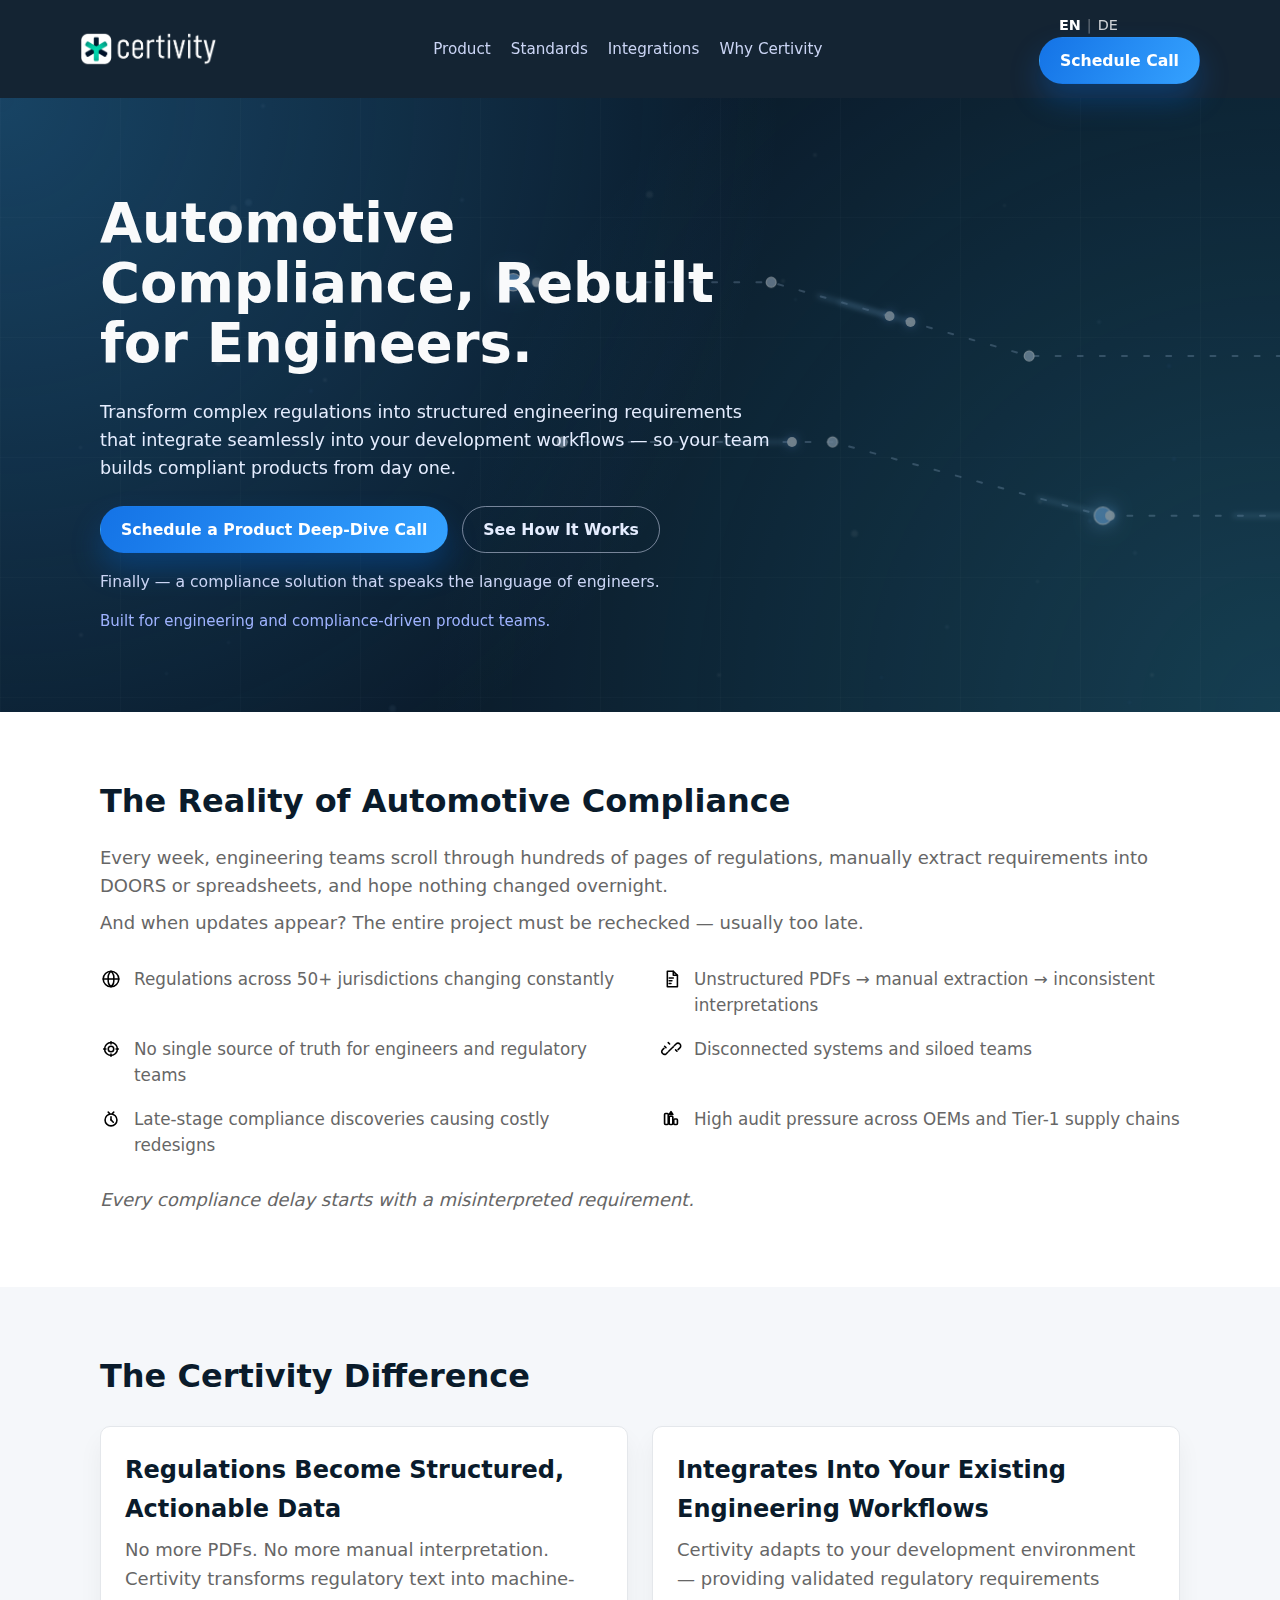
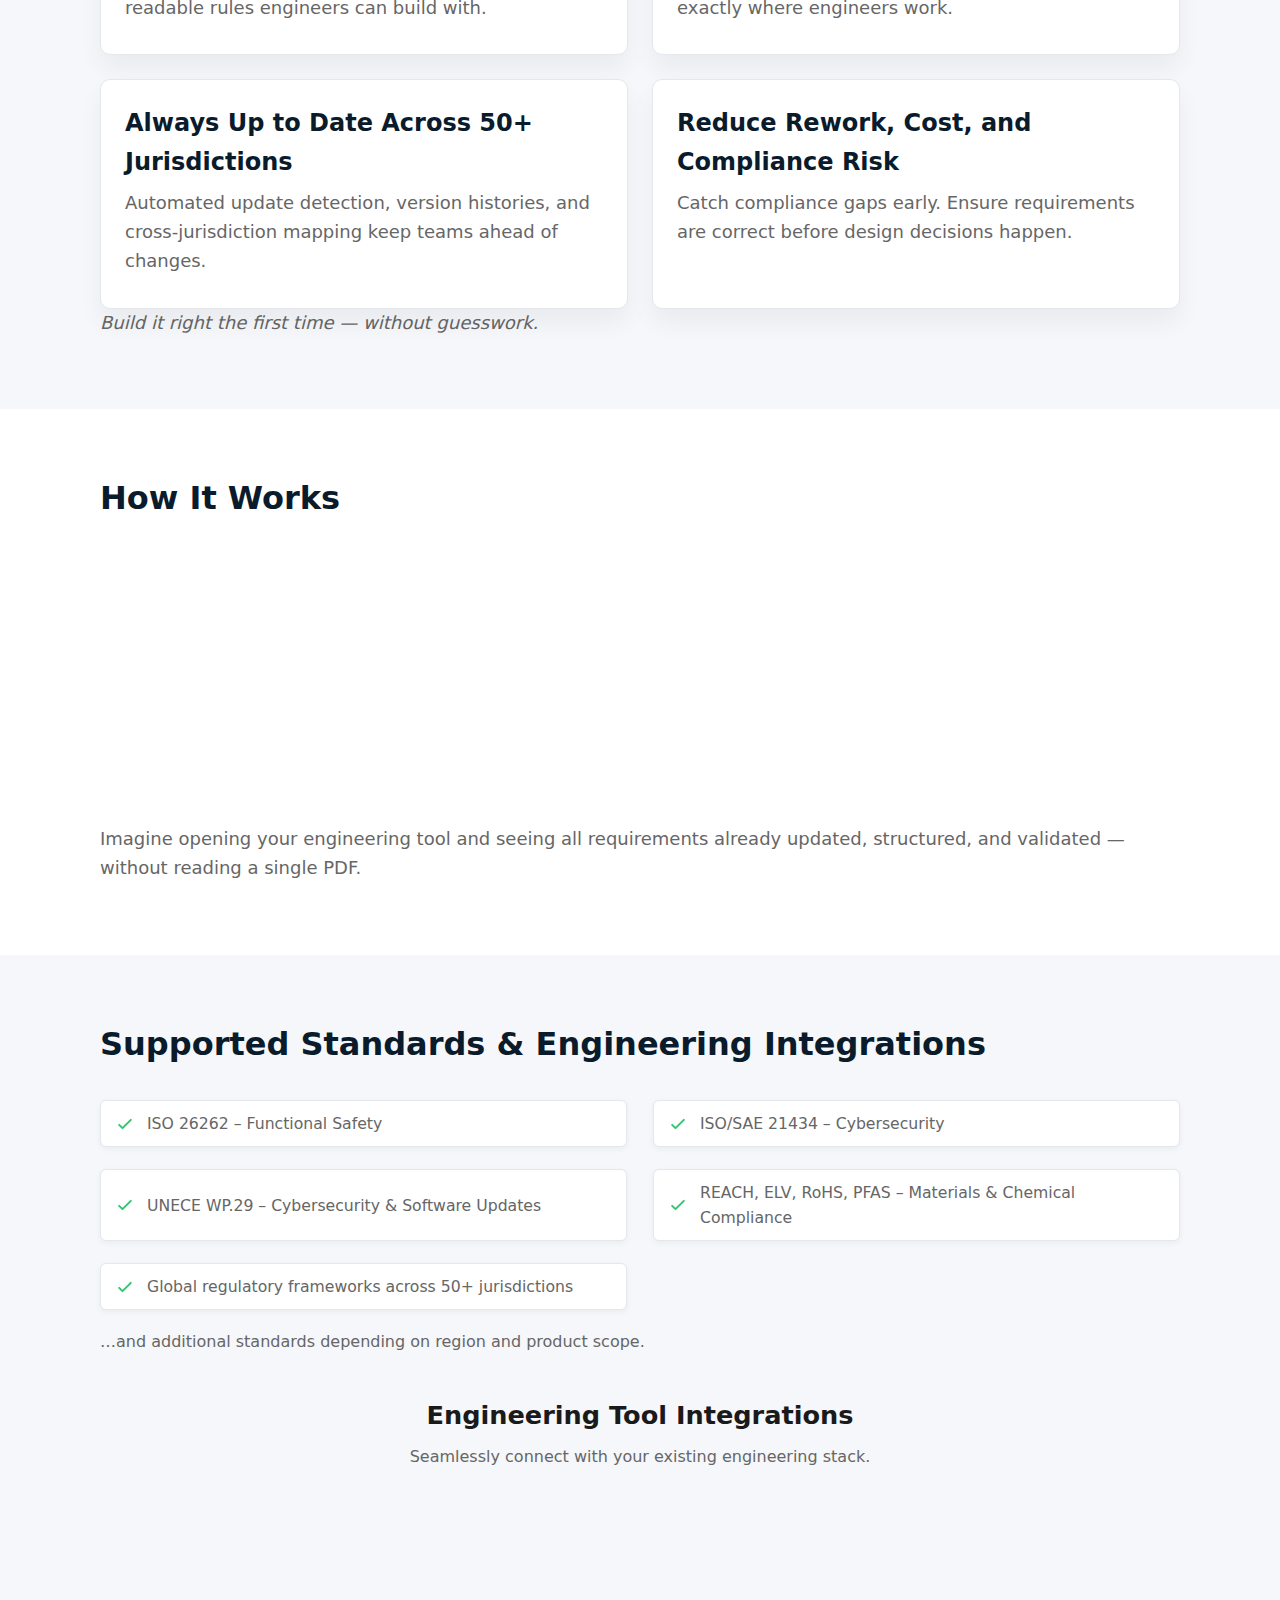
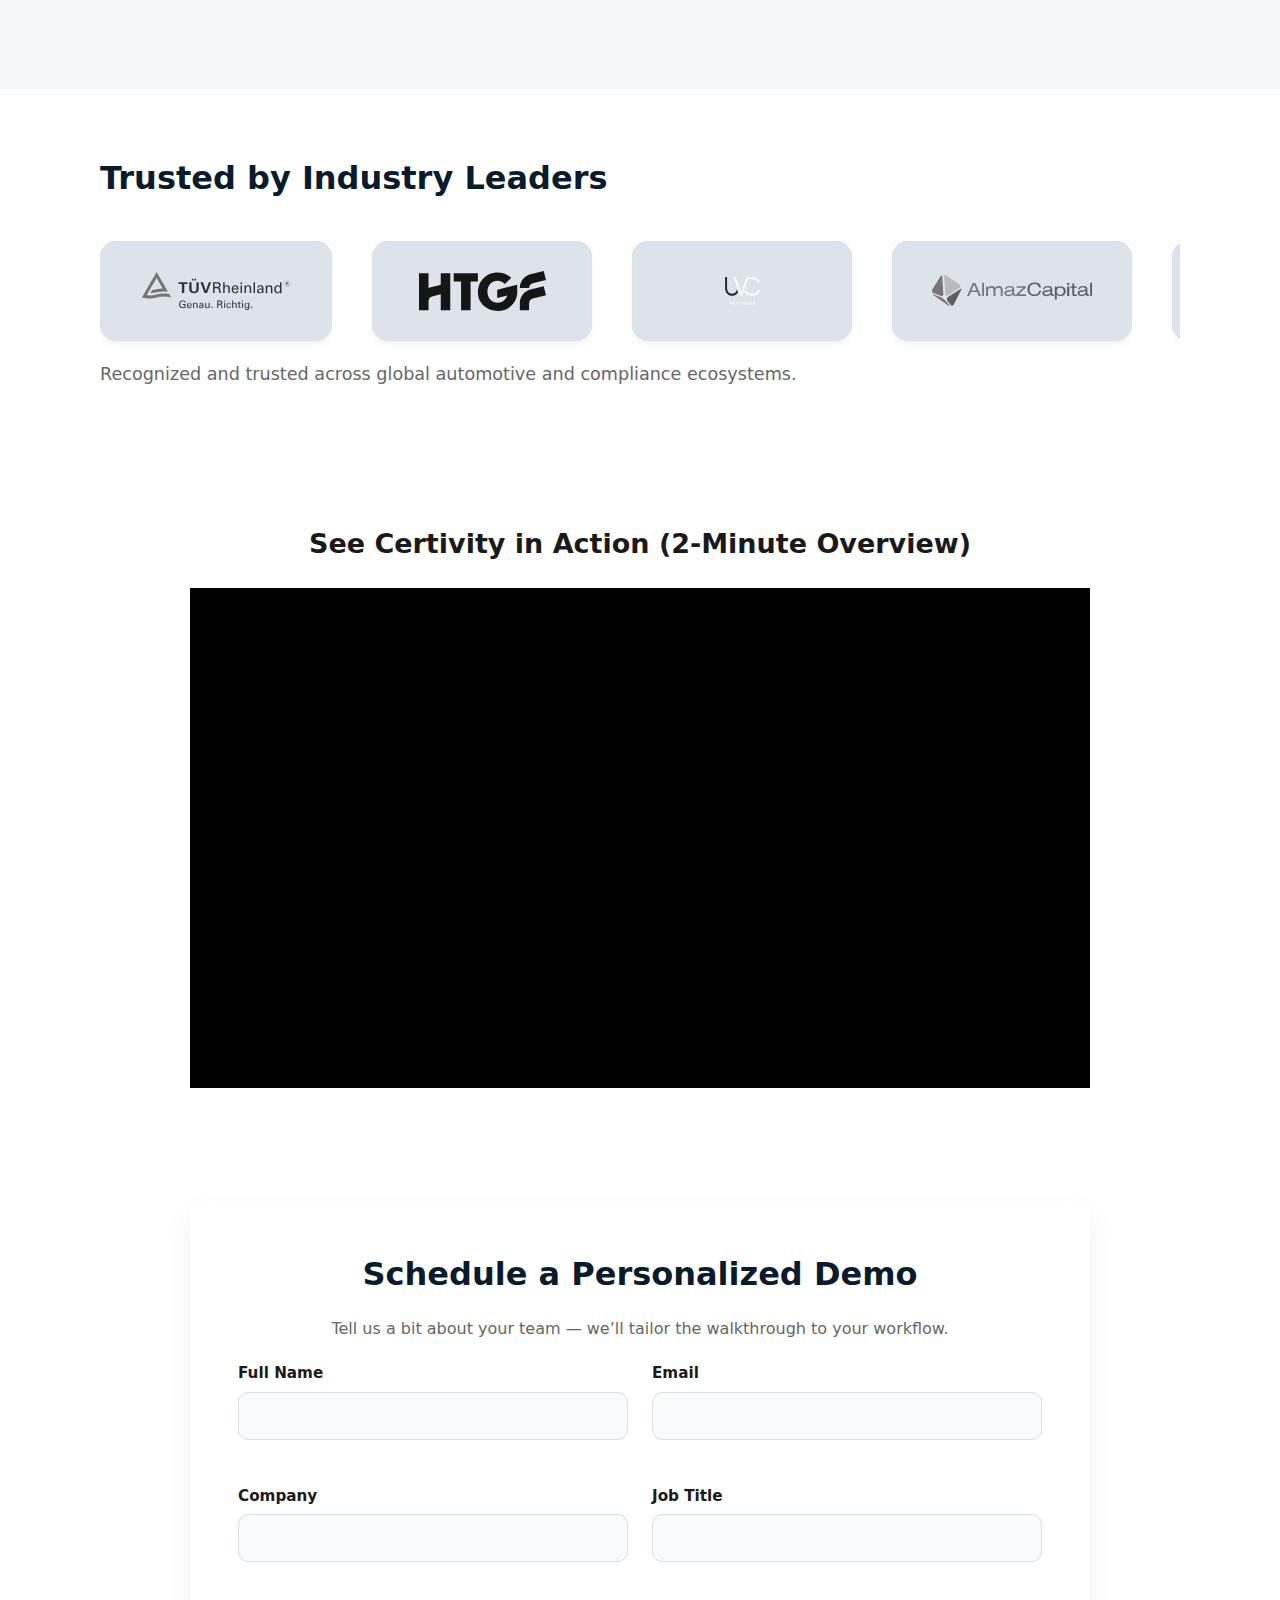
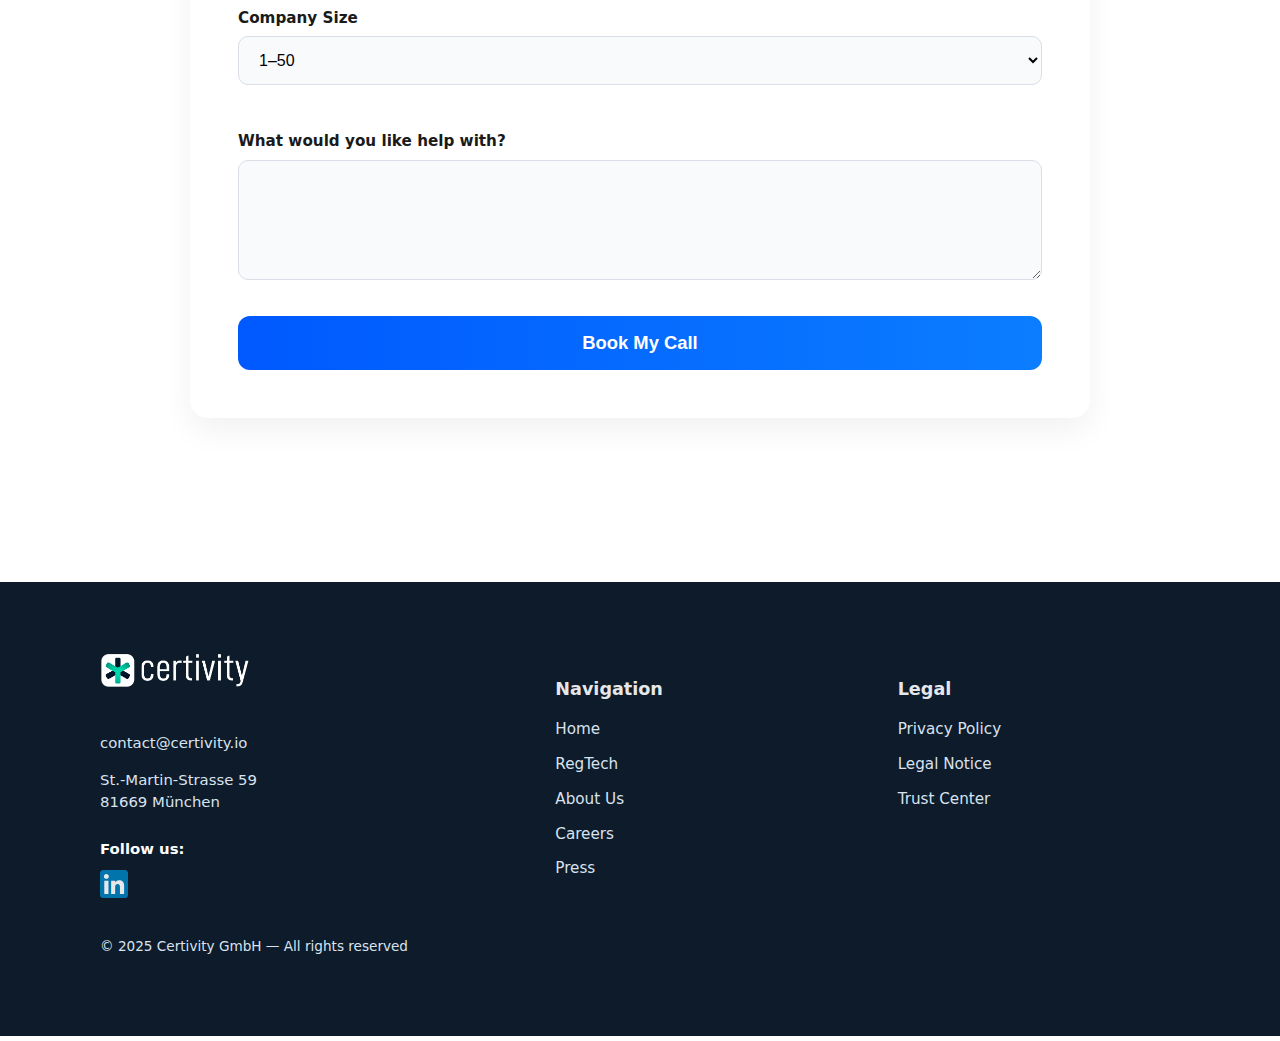
<file: index.html>
<!DOCTYPE html>
<html lang="en">
<head>
    <meta charset="UTF-8">
    <meta name="viewport" content="width=device-width, initial-scale=1.0">
    <title>Certivity – Automotive Compliance Rebuilt for Engineers</title>
    <meta name="description" content="Transform complex automotive regulations into structured engineering requirements that integrate seamlessly into your workflows.">
    <link rel="stylesheet" href="styles.css">
</head>

<body>

<!-- HEADER -->
<header class="header">
    <div class="container header-content">
        <img class="logo-img" src="assets/logos/certivity-white.png" alt="Certivity logo">

        <nav class="nav">
            <a href="https://www.certivity.io/product">Product</a>
            <a href="#standards">Standards</a>
            <a href="#integrations">Integrations</a>
            <a href="https://www.certivity.io/about">Why Certivity</a>
        </nav>

<!-- LANGUAGE SWITCHER -->
<div class="header-actions">
    <div class="lang-switcher">
        <a href="index.html" class="lang-option active">EN</a>
        <span class="lang-sep">|</span>
        <a href="index-de.html" class="lang-option">DE</a>
    </div>

    <a href="#schedule-call" class="btn-primary">Schedule Call</a>
</div>

</header>

<!-- HERO -->
<section id="hero" class="hero">
 <div class="blueprint-layer"></div>
<div class="workflow-layer" aria-hidden="true">
  <svg width="100%" height="100%" viewBox="0 0 1200 500" preserveAspectRatio="xMidYMid slice">

  <path d="M220 150 L430 150 L640 210 L880 210"
      class="wf-path" data-node="1"></path>

<path d="M260 280 L480 280 L700 340 L950 340"
      class="wf-path" data-node="2"></path>


    <!-- Nodes -->
    <g class="wf-nodes">
      <circle cx="220" cy="150" r="5" class="wf-node" />
      <circle cx="430" cy="150" r="5" class="wf-node" />
      <circle cx="640" cy="210" r="5" class="wf-node" />
      <circle cx="880" cy="210" r="5" class="wf-node" />

      <circle cx="260" cy="280" r="5" class="wf-node" />
      <circle cx="480" cy="280" r="5" class="wf-node" />
      <circle cx="700" cy="340" r="5" class="wf-node" />
      <circle cx="950" cy="340" r="5" class="wf-node" />
    </g>

  </svg>
</div>
<div class="data-pulse-layer"></div>

    <div class="container">
        <h1>Automotive Compliance, Rebuilt for Engineers.</h1>

        <p class="hero-subtext">
            Transform complex regulations into structured engineering requirements that integrate seamlessly into your development workflows — so your team builds compliant products from day one.
        </p>

        <div class="hero-ctas">
            <a href="#schedule-call" class="btn-primary">Schedule a Product Deep-Dive Call</a>
            <a href="#how-it-works" class="btn-secondary">See How It Works</a>
        </div>

        <p class="hero-curiosity">Finally — a compliance solution that speaks the language of engineers.</p>
        <p class="hero-mini">Built for engineering and compliance-driven product teams.</p>
    </div>
</section>

<!-- SECTION 1 — REALITY -->
<section id="reality" class="section">
    <div class="container">
        <h2>The Reality of Automotive Compliance</h2>

        <p>Every week, engineering teams scroll through hundreds of pages of regulations, manually extract requirements into DOORS or spreadsheets, and hope nothing changed overnight.</p>
        <p>And when updates appear? The entire project must be rechecked — usually too late.</p>

<div class="problem-grid">

  <div class="problem-item">
    <span class="problem-icon">
      <img src="assets/icons/icon-jurisdictions.svg" alt="">
    </span>
    <span>Regulations across 50+ jurisdictions changing constantly</span>
  </div>

  <div class="problem-item">
    <span class="problem-icon">
      <img src="assets/icons/icon-pdf-manual.svg" alt="">
    </span>
    <span>Unstructured PDFs → manual extraction → inconsistent interpretations</span>
  </div>

  <div class="problem-item">
    <span class="problem-icon">
      <img src="assets/icons/icon-source-truth.svg" alt="">
    </span>
    <span>No single source of truth for engineers and regulatory teams</span>
  </div>

  <div class="problem-item">
    <span class="problem-icon">
      <img src="assets/icons/icon-disconnected.svg" alt="">
    </span>
    <span>Disconnected systems and siloed teams</span>
  </div>

  <div class="problem-item">
    <span class="problem-icon">
      <img src="assets/icons/icon-late-stage.svg" alt="">
    </span>
    <span>Late-stage compliance discoveries causing costly redesigns</span>
  </div>

  <div class="problem-item">
    <span class="problem-icon">
      <img src="assets/icons/icon-audit-pressure.svg" alt="">
    </span>
    <span>High audit pressure across OEMs and Tier-1 supply chains</span>
  </div>

</div>


        <p class="billy-line">Every compliance delay starts with a misinterpreted requirement.</p>
    </div>
</section>

<!-- SECTION 2 — DIFFERENCE -->
<section id="difference" class="section">
    <div class="container">
        <h2>The Certivity Difference</h2>

        <div class="value-grid">

            <div class="value-card">
                <h3>Regulations Become Structured, Actionable Data</h3>
                <p>No more PDFs. No more manual interpretation. Certivity transforms regulatory text into machine-readable rules engineers can build with.</p>
            </div>

            <div class="value-card">
                <h3>Integrates Into Your Existing Engineering Workflows</h3>
                <p>Certivity adapts to your development environment — providing validated regulatory requirements exactly where engineers work.</p>
            </div>

            <div class="value-card">
                <h3>Always Up to Date Across 50+ Jurisdictions</h3>
                <p>Automated update detection, version histories, and cross-jurisdiction mapping keep teams ahead of changes.</p>
            </div>

            <div class="value-card">
                <h3>Reduce Rework, Cost, and Compliance Risk</h3>
                <p>Catch compliance gaps early. Ensure requirements are correct before design decisions happen.</p>
            </div>

        </div>

        <p class="billy-line">Build it right the first time — without guesswork.</p>
    </div>
</section>

<!-- SECTION 3 — HOW IT WORKS -->
<section id="how-it-works" class="section">
    <div class="container">
        <h2>How It Works</h2>

        <ol class="workflow">
            <li><strong>Regulations ingested:</strong> Upload or connect regulatory sources.</li>
            <li><strong>Requirements structured automatically:</strong> Regulations transformed into machine-readable engineering rules.</li>
            <li><strong>Requirements mapped to your processes:</strong> Clear linkage to product features/systems.</li>
            <li><strong>Synced with your engineering tools:</strong> Requirements appear directly in your workflow.</li>
            <li><strong>Updated continuously:</strong> Certivity monitors jurisdiction changes and updates automatically.</li>
            <li><strong>Compliance validated across the lifecycle:</strong> From concept → design → verification → SOP.</li>
        </ol>

        <p class="micro-story">Imagine opening your engineering tool and seeing all requirements already updated, structured, and validated — without reading a single PDF.</p>
    </div>
</section>

<!-- UNIFIED SECTION 4 & 5 — STANDARDS + ENGINEERING INTEGRATIONS -->
<section id="standards-integrations" class="section">
    <div class="container">

        <h2>Supported Standards & Engineering Integrations</h2>

        <!-- Standards Cards -->
        <ul class="standards-grid">

            <li class="standard-card">
                <img src="assets/icons/check-green.svg" class="std-icon" alt="">
                <span>ISO 26262 – Functional Safety</span>
            </li>

            <li class="standard-card">
                <img src="assets/icons/check-green.svg" class="std-icon" alt="">
                <span>ISO/SAE 21434 – Cybersecurity</span>
            </li>

            <li class="standard-card">
                <img src="assets/icons/check-green.svg" class="std-icon" alt="">
                <span>UNECE WP.29 – Cybersecurity & Software Updates</span>
            </li>

            <li class="standard-card">
                <img src="assets/icons/check-green.svg" class="std-icon" alt="">
                <span>REACH, ELV, RoHS, PFAS – Materials & Chemical Compliance</span>
            </li>

            <li class="standard-card">
                <img src="assets/icons/check-green.svg" class="std-icon" alt="">
                <span>Global regulatory frameworks across 50+ jurisdictions</span>
            </li>

        </ul>

        <p class="standards-footnote">
            …and additional standards depending on region and product scope.
        </p>


        <!-- Integrations Title -->
        <div class="integrations-header">
            <h3>Engineering Tool Integrations</h3>
            <p>Seamlessly connect with your existing engineering stack.</p>
        </div>

        <!-- Integrations Logos -->
        <ul class="integrations-list fade-integrations">
            <li>
                <img src="assets/logos/ibm-doors.png" alt="IBM DOORS">
                <span>IBM DOORS</span>
            </li>

            <li>
                <img src="assets/logos/jama.png" alt="Jama Connect">
                <span>Jama Connect</span>
            </li>

            <li>
                <img src="assets/logos/codebeamer.png" alt="Codebeamer">
                <span>Codebeamer</span>
            </li>

            <li>
                <img src="assets/logos/polarion.png" alt="Polarion">
                <span>Polarion</span>
            </li>
        </ul>

    </div>
</section>



<!-- SECTION 6 — SOCIAL PROOF -->
<section id="trust" class="section">
    <div class="container">
        <h2>Trusted by Industry Leaders</h2>

        <div class="trust-carousel">
            <div class="trust-track">
                <div class="trust-logo-card">
                    <img src="assets/logos/tuv-rheinland.svg" alt="TÜV Rheinland">
                </div>
                <div class="trust-logo-card">
                    <img src="assets/logos/htgf.svg" alt="HTGF">
                </div>
                <div class="trust-logo-card">
                    <img src="assets/logos/uvc-partners.svg" alt="UVC Partners">
                </div>
                <div class="trust-logo-card">
                    <img src="assets/logos/almaz-capital.svg" alt="Almaz Capital">
                </div>
                <div class="trust-logo-card">
                    <img src="assets/logos/iaa-mobility.svg" alt="IAA Mobility">
                </div>

                <!-- duplicated set for smooth infinite scroll -->
                <div class="trust-logo-card">
                    <img src="assets/logos/tuv-rheinland.svg" alt="TÜV Rheinland">
                </div>
                <div class="trust-logo-card">
                    <img src="assets/logos/htgf.svg" alt="HTGF">
                </div>
                <div class="trust-logo-card">
                    <img src="assets/logos/uvc-partners.svg" alt="UVC Partners">
                </div>
                <div class="trust-logo-card">
                    <img src="assets/logos/almaz-capital.svg" alt="Almaz Capital">
                </div>
                <div class="trust-logo-card">
                    <img src="assets/logos/iaa-mobility.svg" alt="IAA Mobility">
                </div>
            </div>
        </div>

        <p class="trust-summary">
    Recognized and trusted across global automotive and compliance ecosystems.
</p>

    </div>
</section>



<!-- SECTION 7 — VIDEO CTA -->
<section id="cta-soft" class="section-cta">
    <div class="container">
        <h2>See Certivity in Action (2-Minute Overview)</h2>

        <div class="video-safe-wrapper">
  <iframe 
    width="560" 
    height="315" 
    src="https://www.youtube.com/embed/FckElEh-l5k?controls=0" 
    title="YouTube video player" 
    frameborder="0" 
    allow="accelerometer; autoplay; clipboard-write; encrypted-media; gyroscope; picture-in-picture; web-share" 
    referrerpolicy="strict-origin-when-cross-origin" 
    allowfullscreen>
</iframe>

</div>

    </div>
</section>

<!-- SECTION 8 — FORM -->
<!-- SECTION — SCHEDULE CALL -->
<section id="schedule-call" class="section">
    <div class="container form-wrapper">

        <h2 class="form-title">Schedule a Personalized Demo</h2>
        <p class="form-subtitle">Tell us a bit about your team — we’ll tailor the walkthrough to your workflow.</p>

        <form class="contact-form">

            <div class="form-row">
                <div class="form-group">
                    <label>Full Name</label>
                    <input type="text" required>
                </div>

                <div class="form-group">
                    <label>Email</label>
                    <input type="email" required>
                </div>
            </div>

            <div class="form-row">
                <div class="form-group">
                    <label>Company</label>
                    <input type="text">
                </div>

                <div class="form-group">
                    <label>Job Title</label>
                    <input type="text">
                </div>
            </div>

            <div class="form-row">
                <div class="form-group full-width">
                    <label>Company Size</label>
                    <select>
                        <option>1–50</option>
                        <option>51–200</option>
                        <option>201–500</option>
                        <option>500+</option>
                    </select>
                </div>
            </div>

            <div class="form-group full-width">
                <label>What would you like help with?</label>
                <textarea rows="5"></textarea>
            </div>

            <button type="submit" class="form-submit-btn">Book My Call</button>

        </form>

    </div>
</section>
<!-- FOOTER -->
<footer class="footer">
    <div class="container footer-grid">

        <!-- Left Column -->
        <div class="footer-left">
            <img src="assets/logos/certivity-white.png" alt="Certivity Logo" class="footer-logo">

            <p><a href="mailto:contact@certivity.io">contact@certivity.io</a></p>
            <p>St.-Martin-Strasse 59<br>81669 München</p>

            <div class="footer-social">
                <span>Follow us:</span>
                <a href="https://www.linkedin.com/company/certivity" target="_blank">
                    <img src="assets/icons/linkedin.svg" alt="LinkedIn">
                </a>
            </div>

            <p class="footer-copy">© 2025 Certivity GmbH — All rights reserved</p>
        </div>

        <!-- Navigation -->
        <div class="footer-col">
            <h4>Navigation</h4>
            <ul>
                <li><a href="https://www.certivity.io">Home</a></li>
                <li><a href="https://www.certivity.io/regtech">RegTech</a></li>
                <li><a href="https://www.certivity.io/about">About Us</a></li>
                <li><a href="https://www.certivity.io/careers">Careers</a></li>
                <li><a href="https://www.certivity.io/press">Press</a></li>
            </ul>
        </div>

        <!-- Legal -->
        <div class="footer-col">
            <h4>Legal</h4>
            <ul>
                <li><a href="https://www.certivity.io/privacy">Privacy Policy</a></li>
                <li><a href="https://www.certivity.io/legal-notice">Legal Notice</a></li>
                <li><a href="https://www.certivity.io/security">Trust Center</a></li>
            </ul>
        </div>

    </div>
</footer>

<script src="script.js"></script>
</body>
</html>
</file>
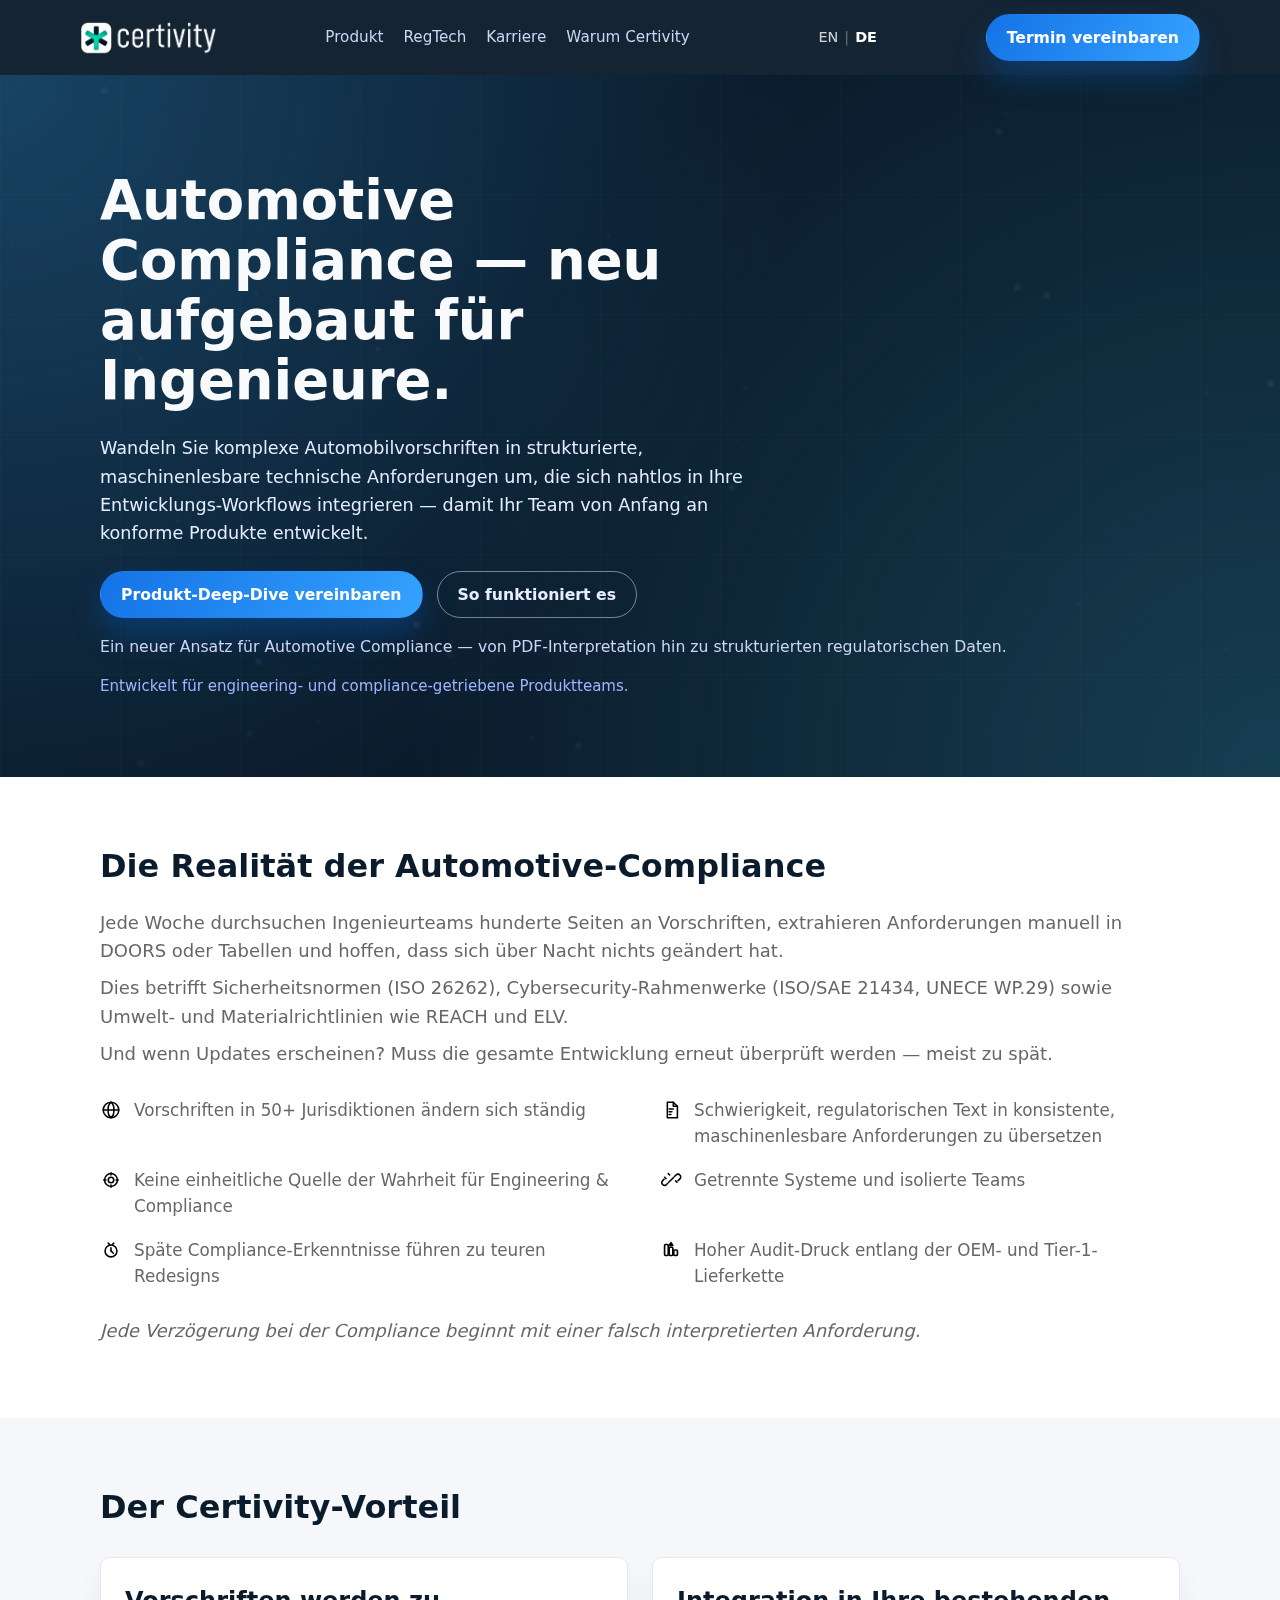
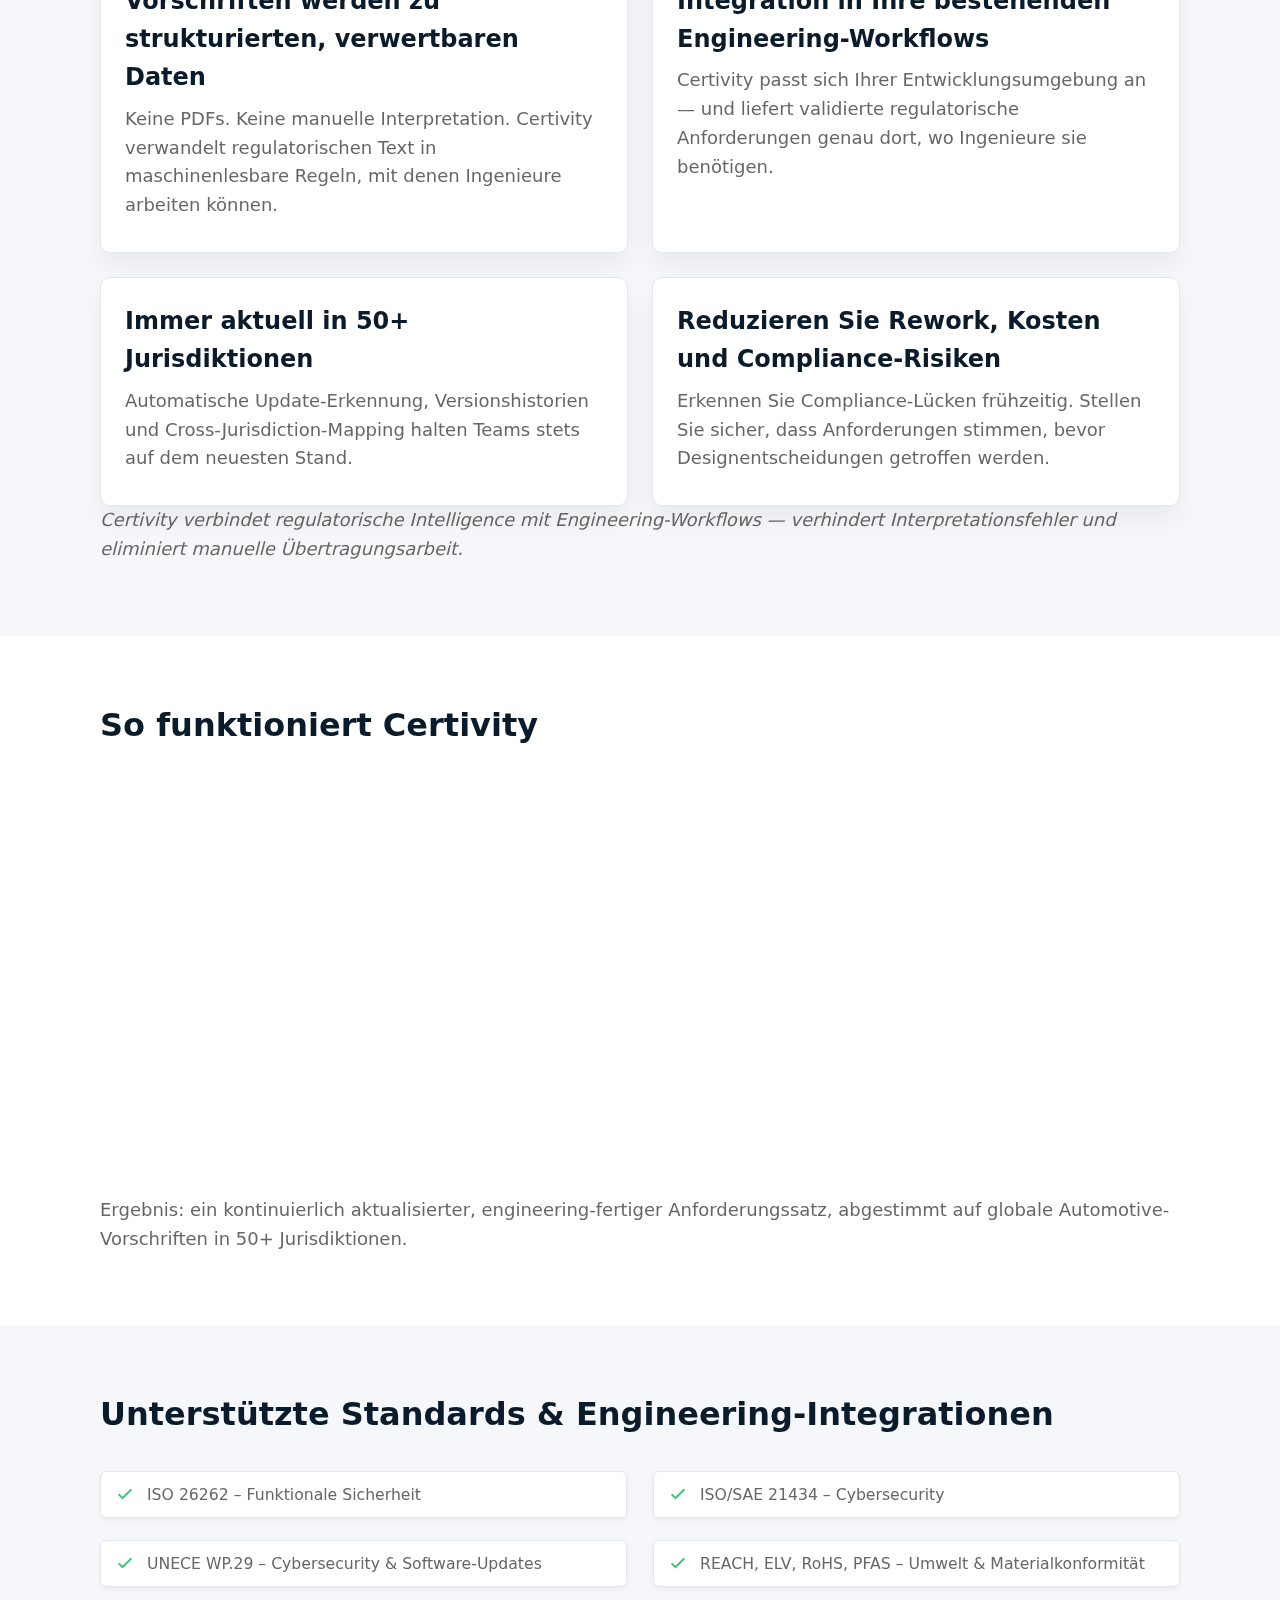
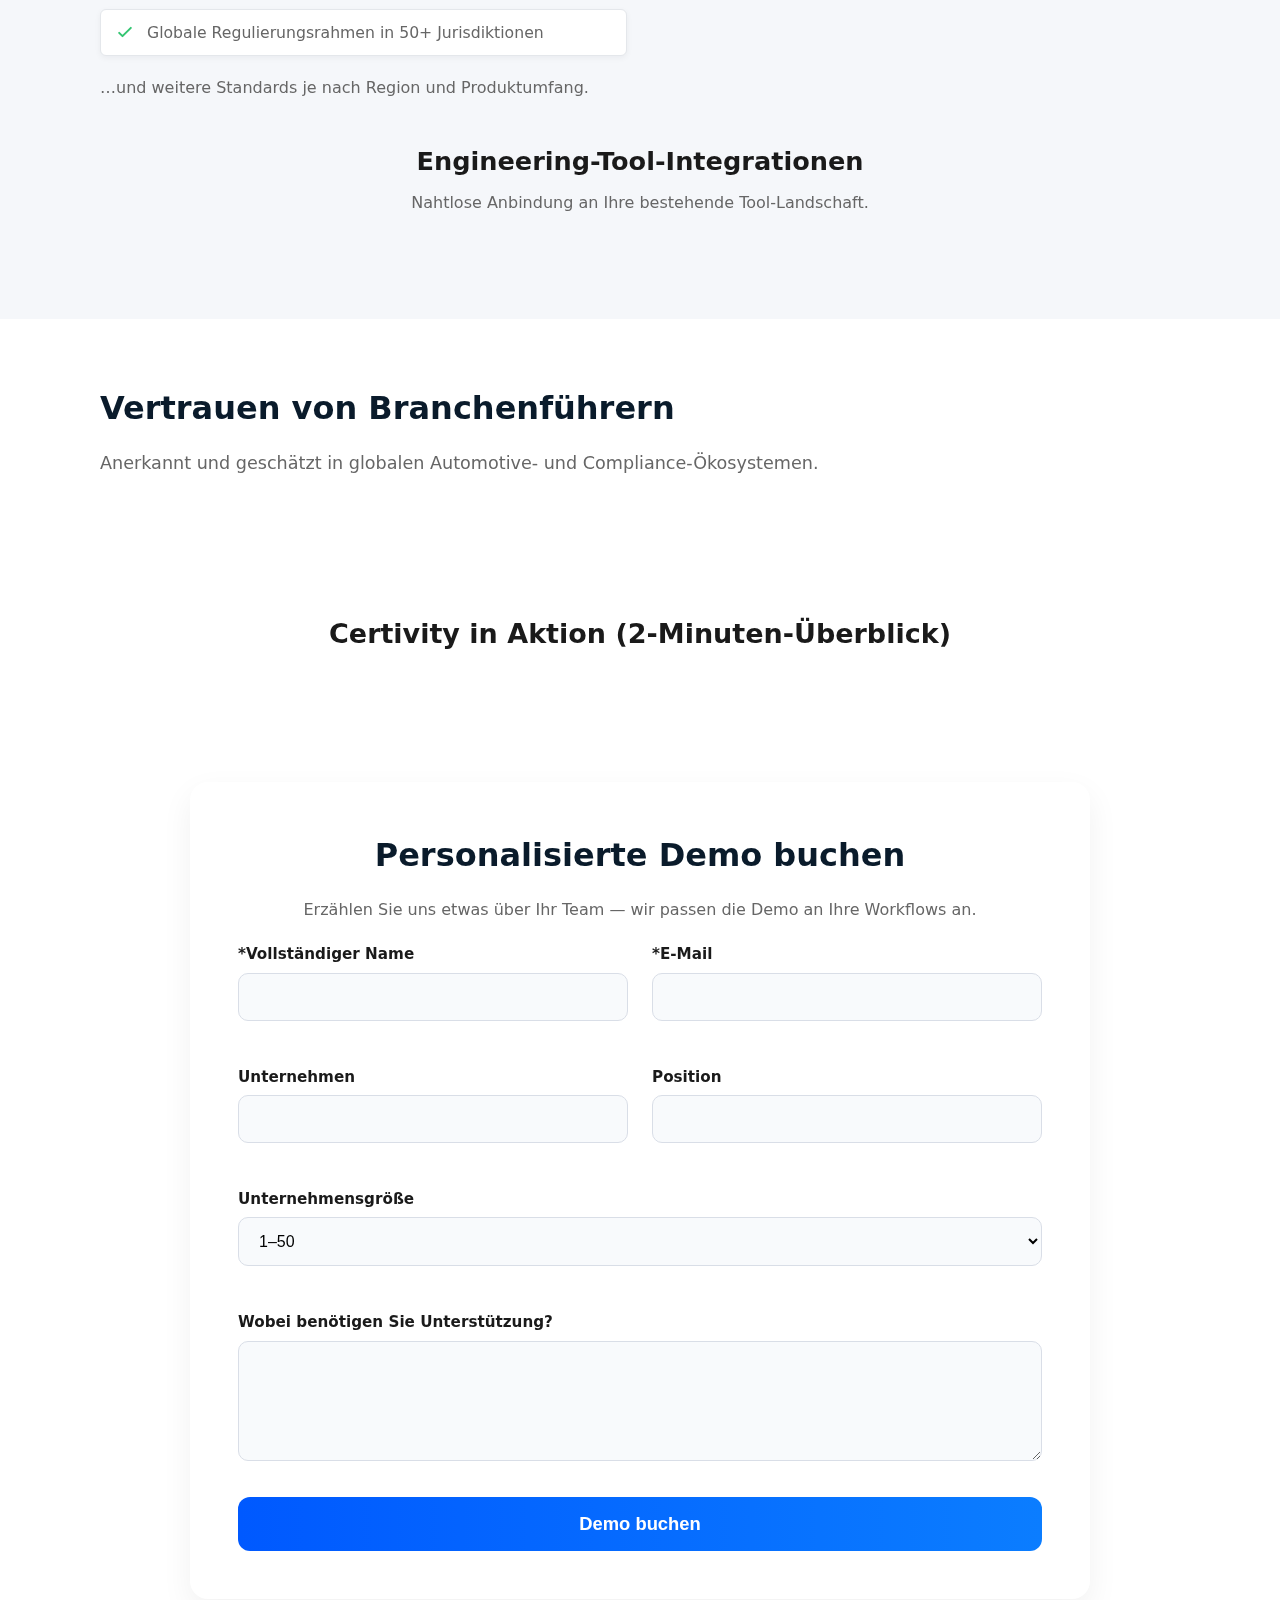
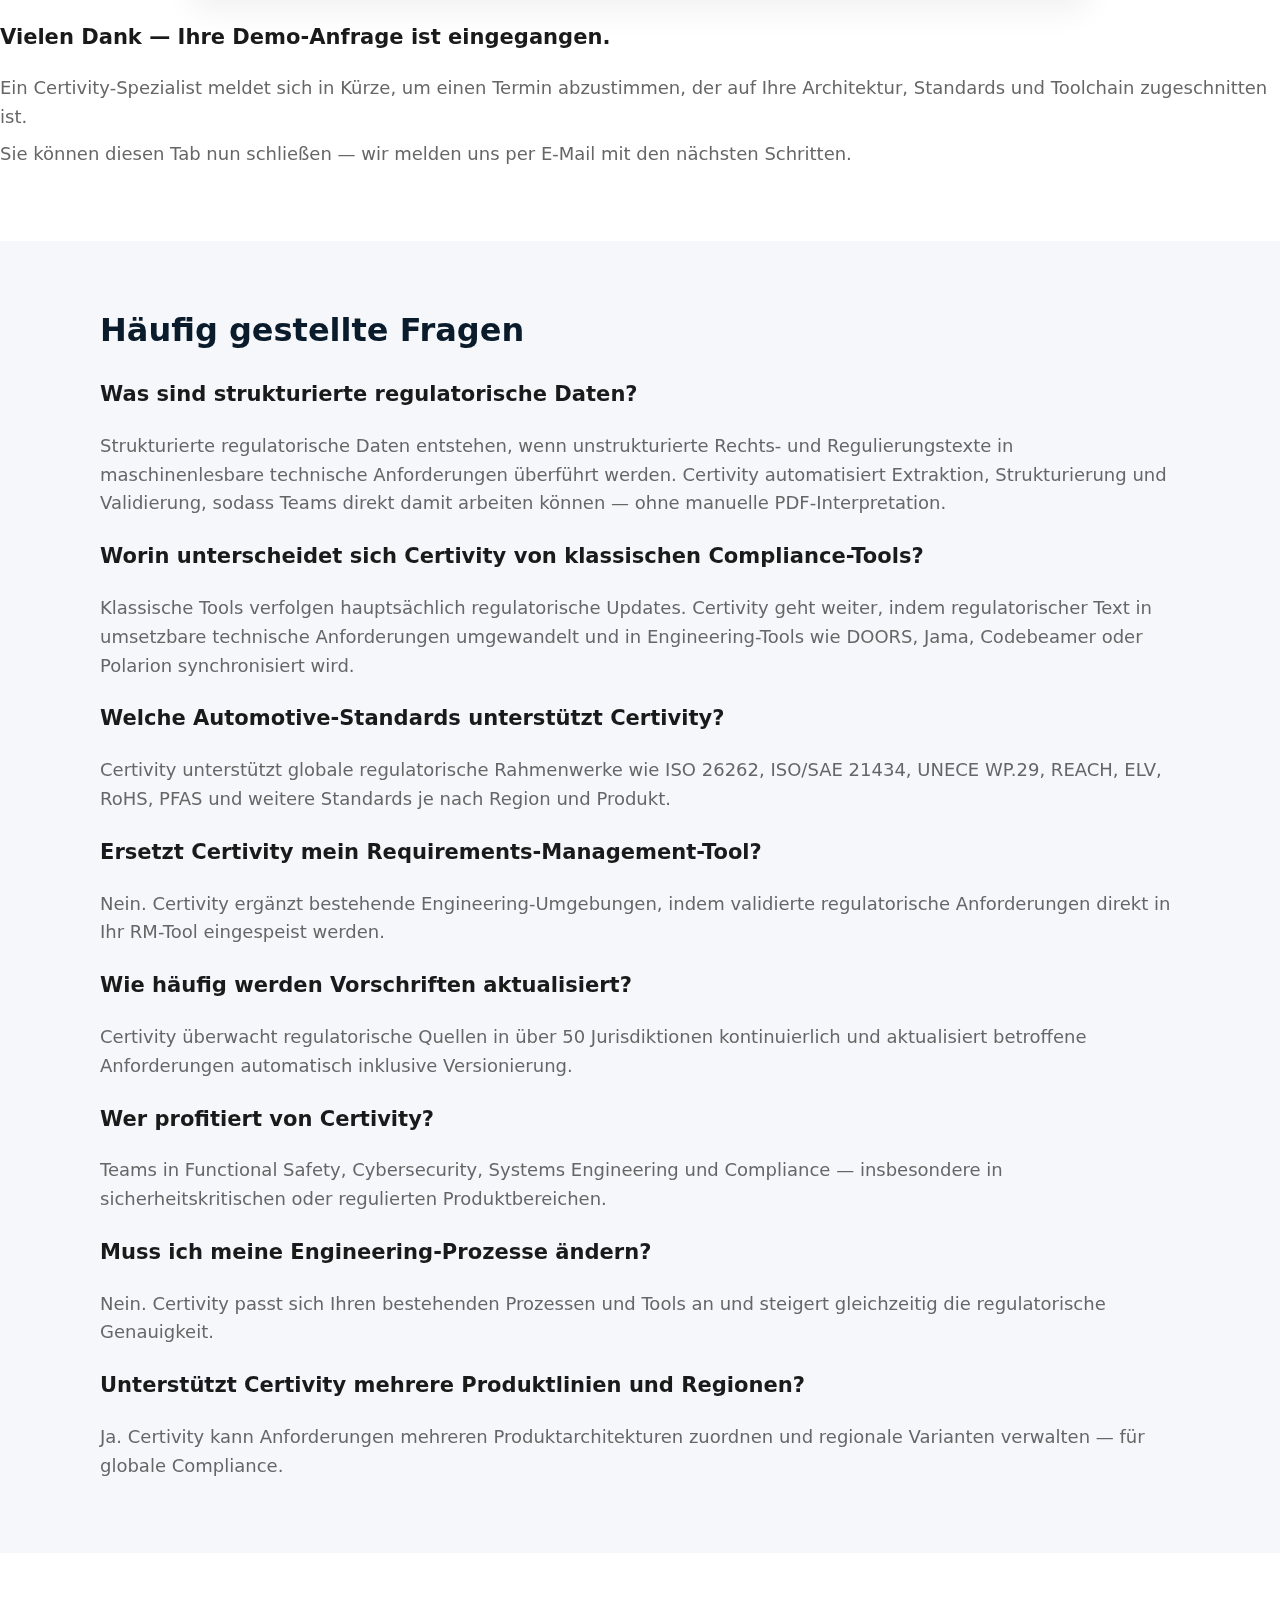
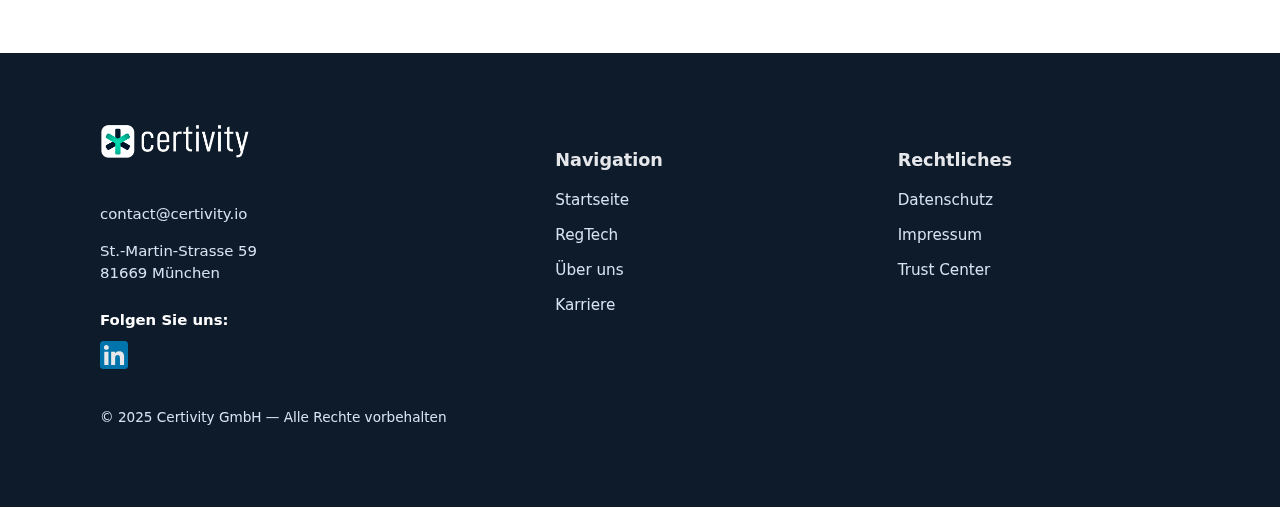
<file: index-de.html>
<!DOCTYPE html>
<html lang="de">
<head>
    <meta charset="UTF-8">
    <meta name="viewport" content="width=device-width, initial-scale=1.0">
    <title>Certivity – Automotive Compliance neu gedacht für Ingenieure</title>
    <meta name="description" content="Wandeln Sie komplexe Automobilvorschriften in strukturierte technische Anforderungen um, die direkt in Ihre Workflows integriert werden können.">
    <link rel="stylesheet" href="styles.css">
</head>

<body>

<!-- HEADER -->
<header class="header">
    <div class="container header-content">
        <img class="logo-img" src="assets/logos/certivity-white.png" alt="Certivity Logo">

        <nav class="nav">
            <a href="https://www.certivity.io/product">Produkt</a>
            <a href="https://www.certivity.io/regtech">RegTech</a>
            <a href="https://www.certivity.io/career">Karriere</a>
            <a href="https://www.certivity.io/about-us">Warum Certivity</a>
        </nav>

        <!-- LANGUAGE SWITCHER -->
        <div class="lang-switcher">
            <a href="index.html" class="lang-option">EN</a>
            <span class="lang-sep">|</span>
            <a href="index-de.html" class="lang-option active">DE</a>
        </div>

        <a href="#schedule-call" class="btn-primary">Termin vereinbaren</a>
    </div>
</header>

<!-- HERO -->
<section id="hero" class="hero">

<div class="blueprint-layer"></div>
<div class="workflow-layer" aria-hidden="true">
    <!-- (SVG stays the same) -->
</div>
<div class="data-pulse-layer"></div>

<div class="container">
    <h1>Automotive Compliance — neu aufgebaut für Ingenieure.</h1>

    <p class="hero-subtext">
        Wandeln Sie komplexe Automobilvorschriften in strukturierte, maschinenlesbare technische Anforderungen um, die sich nahtlos in Ihre Entwicklungs-Workflows integrieren — damit Ihr Team von Anfang an konforme Produkte entwickelt.
    </p>

    <div class="hero-ctas">
        <a href="#schedule-call" class="btn-primary">Produkt-Deep-Dive vereinbaren</a>
        <a href="#how-it-works" class="btn-secondary">So funktioniert es</a>
    </div>

    <p class="hero-curiosity">Ein neuer Ansatz für Automotive Compliance — von PDF-Interpretation hin zu strukturierten regulatorischen Daten.</p>
    <p class="hero-mini">Entwickelt für engineering- und compliance-getriebene Produktteams.</p>
</div>
</section>

<!-- SECTION 1 — REALITY -->
<section id="reality" class="section">
    <div class="container">
        <h2>Die Realität der Automotive-Compliance</h2>

        <p>Jede Woche durchsuchen Ingenieurteams hunderte Seiten an Vorschriften, extrahieren Anforderungen manuell in DOORS oder Tabellen und hoffen, dass sich über Nacht nichts geändert hat.</p>
        <p>Dies betrifft Sicherheitsnormen (ISO 26262), Cybersecurity-Rahmenwerke (ISO/SAE 21434, UNECE WP.29) sowie Umwelt- und Materialrichtlinien wie REACH und ELV.</p>
        <p>Und wenn Updates erscheinen? Muss die gesamte Entwicklung erneut überprüft werden — meist zu spät.</p>

        <div class="problem-grid">
            <div class="problem-item">
                <span class="problem-icon"><img src="assets/icons/icon-jurisdictions.svg"></span>
                <span>Vorschriften in 50+ Jurisdiktionen ändern sich ständig</span>
            </div>

            <div class="problem-item">
                <span class="problem-icon"><img src="assets/icons/icon-pdf-manual.svg"></span>
                <span>Schwierigkeit, regulatorischen Text in konsistente, maschinenlesbare Anforderungen zu übersetzen</span>
            </div>

            <div class="problem-item">
                <span class="problem-icon"><img src="assets/icons/icon-source-truth.svg"></span>
                <span>Keine einheitliche Quelle der Wahrheit für Engineering & Compliance</span>
            </div>

            <div class="problem-item">
                <span class="problem-icon"><img src="assets/icons/icon-disconnected.svg"></span>
                <span>Getrennte Systeme und isolierte Teams</span>
            </div>

            <div class="problem-item">
                <span class="problem-icon"><img src="assets/icons/icon-late-stage.svg"></span>
                <span>Späte Compliance-Erkenntnisse führen zu teuren Redesigns</span>
            </div>

            <div class="problem-item">
                <span class="problem-icon"><img src="assets/icons/icon-audit-pressure.svg"></span>
                <span>Hoher Audit-Druck entlang der OEM- und Tier-1-Lieferkette</span>
            </div>
        </div>

        <p class="billy-line">Jede Verzögerung bei der Compliance beginnt mit einer falsch interpretierten Anforderung.</p>
    </div>
</section>

<!-- SECTION 2 — DIFFERENCE -->
<section id="difference" class="section">
    <div class="container">
        <h2>Der Certivity-Vorteil</h2>

        <div class="value-grid">
            <div class="value-card">
                <h3>Vorschriften werden zu strukturierten, verwertbaren Daten</h3>
                <p>Keine PDFs. Keine manuelle Interpretation. Certivity verwandelt regulatorischen Text in maschinenlesbare Regeln, mit denen Ingenieure arbeiten können.</p>
            </div>

            <div class="value-card">
                <h3>Integration in Ihre bestehenden Engineering-Workflows</h3>
                <p>Certivity passt sich Ihrer Entwicklungsumgebung an — und liefert validierte regulatorische Anforderungen genau dort, wo Ingenieure sie benötigen.</p>
            </div>

            <div class="value-card">
                <h3>Immer aktuell in 50+ Jurisdiktionen</h3>
                <p>Automatische Update-Erkennung, Versionshistorien und Cross-Jurisdiction-Mapping halten Teams stets auf dem neuesten Stand.</p>
            </div>

            <div class="value-card">
                <h3>Reduzieren Sie Rework, Kosten und Compliance-Risiken</h3>
                <p>Erkennen Sie Compliance-Lücken frühzeitig. Stellen Sie sicher, dass Anforderungen stimmen, bevor Designentscheidungen getroffen werden.</p>
            </div>
        </div>

        <p class="billy-line">Certivity verbindet regulatorische Intelligence mit Engineering-Workflows — verhindert Interpretationsfehler und eliminiert manuelle Übertragungsarbeit.</p>
    </div>
</section>

<!-- SECTION 3 — HOW IT WORKS -->
<section id="how-it-works" class="section">
    <div class="container">
        <h2>So funktioniert Certivity</h2>

        <ol class="workflow">
            <li><strong>Ingestion — Vorschriften eingelesen.</strong> Quellen hochladen oder anbinden.</li>
            <li><strong>Structuring — Anforderungen automatisch strukturiert.</strong> Regulatorischer Text wird in maschinenlesbare Regeln umgewandelt.</li>
            <li><strong>Mapping — Anforderungen auf Ihre Prozesse gemappt.</strong> Klare Verknüpfung zu Produktfunktionen und Systemen.</li>
            <li><strong>Integration — Synchronisiert mit Ihren Engineering-Tools.</strong> Anforderungen erscheinen direkt in Ihrem technischen Workflow.</li>
            <li><strong>Monitoring — Laufende Überwachung regulatorischer Updates.</strong> Certivity erkennt Änderungen automatisch.</li>
            <li><strong>Validation — Compliance über den gesamten Lifecycle validiert.</strong> Von Konzept → Design → Verifikation → SOP.</li>
        </ol>

        <p class="how-summary">Ergebnis: ein kontinuierlich aktualisierter, engineering-fertiger Anforderungssatz, abgestimmt auf globale Automotive-Vorschriften in 50+ Jurisdiktionen.</p>
    </div>
</section>

<!-- SECTION 4/5 — Standards + Integrations -->
<section id="standards-integrations" class="section">
    <div class="container">
        <h2>Unterstützte Standards & Engineering-Integrationen</h2>

        <ul class="standards-grid">
            <li class="standard-card">
                <img src="assets/icons/check-green.svg" class="std-icon">
                <span>ISO 26262 – Funktionale Sicherheit</span>
            </li>
            <li class="standard-card">
                <img src="assets/icons/check-green.svg" class="std-icon">
                <span>ISO/SAE 21434 – Cybersecurity</span>
            </li>
            <li class="standard-card">
                <img src="assets/icons/check-green.svg" class="std-icon">
                <span>UNECE WP.29 – Cybersecurity & Software-Updates</span>
            </li>
            <li class="standard-card">
                <img src="assets/icons/check-green.svg" class="std-icon">
                <span>REACH, ELV, RoHS, PFAS – Umwelt & Materialkonformität</span>
            </li>
            <li class="standard-card">
                <img src="assets/icons/check-green.svg" class="std-icon">
                <span>Globale Regulierungsrahmen in 50+ Jurisdiktionen</span>
            </li>
        </ul>

        <p class="standards-footnote">…und weitere Standards je nach Region und Produktumfang.</p>

        <div class="integrations-header">
            <h3>Engineering-Tool-Integrationen</h3>
            <p>Nahtlose Anbindung an Ihre bestehende Tool-Landschaft.</p>
        </div>

        <!-- Logos stay the same -->
    </div>
</section>

<!-- SECTION 6 — SOCIAL PROOF -->
<section id="trust" class="section">
    <div class="container">
        <h2>Vertrauen von Branchenführern</h2>
        <p class="trust-summary">Anerkannt und geschätzt in globalen Automotive- und Compliance-Ökosystemen.</p>
    </div>
</section>

<!-- VIDEO CTA -->
<section id="cta-soft" class="section-cta">
    <div class="container">
        <h2>Certivity in Aktion (2-Minuten-Überblick)</h2>
    </div>
</section>

<!-- FORM -->
<section id="schedule-call" class="section">
    <div class="container form-wrapper">
        <h2 class="form-title">Personalisierte Demo buchen</h2>
        <p class="form-subtitle">Erzählen Sie uns etwas über Ihr Team — wir passen die Demo an Ihre Workflows an.</p>

        <form class="contact-form">
            <!-- Fields remain same labels translated -->
            <div class="form-row">
                <div class="form-group">
                    <label>*Vollständiger Name</label>
                    <input type="text" required>
                </div>

                <div class="form-group">
                    <label>*E-Mail</label>
                    <input type="email" required>
                </div>
            </div>

            <div class="form-row">
                <div class="form-group">
                    <label>Unternehmen</label>
                    <input type="text">
                </div>

                <div class="form-group">
                    <label>Position</label>
                    <input type="text">
                </div>
            </div>

            <div class="form-row">
                <div class="form-group full-width">
                    <label>Unternehmensgröße</label>
                    <select>
                        <option>1–50</option>
                        <option>51–200</option>
                        <option>201–500</option>
                        <option>500+</option>
                    </select>
                </div>
            </div>

            <div class="form-group full-width">
                <label>Wobei benötigen Sie Unterstützung?</label>
                <textarea rows="5"></textarea>
            </div>

            <button type="submit" class="form-submit-btn">Demo buchen</button>
        </form>
    </div>

    <div class="form-success" aria-live="polite">
        <h3>Vielen Dank — Ihre Demo-Anfrage ist eingegangen.</h3>
        <p>Ein Certivity-Spezialist meldet sich in Kürze, um einen Termin abzustimmen, der auf Ihre Architektur, Standards und Toolchain zugeschnitten ist.</p>
        <p class="form-success-meta">Sie können diesen Tab nun schließen — wir melden uns per E-Mail mit den nächsten Schritten.</p>
    </div>
</section>

<!-- FAQ -->
<section id="faq" class="section section-faq">
    <div class="container">
        <h2 class="section-title">Häufig gestellte Fragen</h2>

        <div class="faq-list">

            <div class="faq-item">
                <h3>Was sind strukturierte regulatorische Daten?</h3>
                <div class="faq-answer">
                    <p>Strukturierte regulatorische Daten entstehen, wenn unstrukturierte Rechts- und Regulierungstexte in maschinenlesbare technische Anforderungen überführt werden. Certivity automatisiert Extraktion, Strukturierung und Validierung, sodass Teams direkt damit arbeiten können — ohne manuelle PDF-Interpretation.</p>
                </div>
            </div>

            <div class="faq-item">
                <h3>Worin unterscheidet sich Certivity von klassischen Compliance-Tools?</h3>
                <div class="faq-answer">
                    <p>Klassische Tools verfolgen hauptsächlich regulatorische Updates. Certivity geht weiter, indem regulatorischer Text in umsetzbare technische Anforderungen umgewandelt und in Engineering-Tools wie DOORS, Jama, Codebeamer oder Polarion synchronisiert wird.</p>
                </div>
            </div>

            <div class="faq-item">
                <h3>Welche Automotive-Standards unterstützt Certivity?</h3>
                <div class="faq-answer">
                    <p>Certivity unterstützt globale regulatorische Rahmenwerke wie ISO 26262, ISO/SAE 21434, UNECE WP.29, REACH, ELV, RoHS, PFAS und weitere Standards je nach Region und Produkt.</p>
                </div>
            </div>

            <div class="faq-item">
                <h3>Ersetzt Certivity mein Requirements-Management-Tool?</h3>
                <div class="faq-answer">
                    <p>Nein. Certivity ergänzt bestehende Engineering-Umgebungen, indem validierte regulatorische Anforderungen direkt in Ihr RM-Tool eingespeist werden.</p>
                </div>
            </div>

            <div class="faq-item">
                <h3>Wie häufig werden Vorschriften aktualisiert?</h3>
                <div class="faq-answer">
                    <p>Certivity überwacht regulatorische Quellen in über 50 Jurisdiktionen kontinuierlich und aktualisiert betroffene Anforderungen automatisch inklusive Versionierung.</p>
                </div>
            </div>

            <div class="faq-item">
                <h3>Wer profitiert von Certivity?</h3>
                <div class="faq-answer">
                    <p>Teams in Functional Safety, Cybersecurity, Systems Engineering und Compliance — insbesondere in sicherheitskritischen oder regulierten Produktbereichen.</p>
                </div>
            </div>

            <div class="faq-item">
                <h3>Muss ich meine Engineering-Prozesse ändern?</h3>
                <div class="faq-answer">
                    <p>Nein. Certivity passt sich Ihren bestehenden Prozessen und Tools an und steigert gleichzeitig die regulatorische Genauigkeit.</p>
                </div>
            </div>

            <div class="faq-item">
                <h3>Unterstützt Certivity mehrere Produktlinien und Regionen?</h3>
                <div class="faq-answer">
                    <p>Ja. Certivity kann Anforderungen mehreren Produktarchitekturen zuordnen und regionale Varianten verwalten — für globale Compliance.</p>
                </div>
            </div>

        </div>
    </div>
</section>

<!-- FOOTER -->
<footer class="footer">
    <div class="container footer-grid">

        <div class="footer-left">
            <img src="assets/logos/certivity-white.png" class="footer-logo">
            <p><a href="mailto:contact@certivity.io">contact@certivity.io</a></p>
            <p>St.-Martin-Strasse 59<br>81669 München</p>

            <div class="footer-social">
                <span>Folgen Sie uns:</span>
                <a href="https://www.linkedin.com/company/certivity" target="_blank">
                    <img src="assets/icons/linkedin.svg" alt="LinkedIn">
                </a>
            </div>

            <p class="footer-copy">© 2025 Certivity GmbH — Alle Rechte vorbehalten</p>
        </div>

        <div class="footer-col">
            <h4>Navigation</h4>
            <ul>
                <li><a href="https://www.certivity.io">Startseite</a></li>
                <li><a href="https://www.certivity.io/regtech">RegTech</a></li>
                <li><a href="https://www.certivity.io/about-us">Über uns</a></li>
                <li><a href="https://www.certivity.io/careers">Karriere</a></li>
            </ul>
        </div>

        <div class="footer-col">
            <h4>Rechtliches</h4>
            <ul>
                <li><a href="https://www.certivity.io/privacy-policy">Datenschutz</a></li>
                <li><a href="https://www.certivity.io/legal-notice">Impressum</a></li>
                <li><a href="https://app.eu.vanta.com/certivity.io/trust/pkx4wh20u4knxug68uj22">Trust Center</a></li>
            </ul>
        </div>

    </div>
</footer>

<script src="script.js"></script>
</body>
</html>
</file>
<file: styles.css>
/* ==============
   BASE TOKENS
   ============== */

:root {
  --c-primary: #0a1b2b;
  --c-primary-light: #0f243a;
  --c-secondary: #1473e6;

  --c-bg: #ffffff;
  --c-bg-alt: #f5f7fa;

  --c-text: #1a1a1a;
  --c-text-light: #666666;

  --c-border-subtle: #e4e7eb;

  --fs-hero: 3.4rem;
  --fs-h1: 2.6rem;
  --fs-h2: 2rem;
  --fs-h3: 1.5rem;
  --fs-body: 1.125rem;
  --fs-small: 0.93rem;

  --fw-regular: 400;
  --fw-medium: 500;
  --fw-semibold: 600;
  --fw-bold: 700;

  --space-xxs: 4px;
  --space-xs: 8px;
  --space-sm: 16px;
  --space-md: 24px;
  --space-lg: 40px;
  --space-xl: 64px;
  --space-xxl: 96px;

  --radius-sm: 6px;
  --radius-md: 10px;
  --radius-lg: 16px;

  --shadow-soft: 0 18px 35px rgba(5, 14, 30, 0.12);
}

/* ==============
   GLOBAL RESET
   ============== */

*,
*::before,
*::after {
  box-sizing: border-box;
}

html {
  scroll-behavior: smooth;
}

body {
  margin: 0;
  font-family: system-ui, -apple-system, BlinkMacSystemFont, "Segoe UI", sans-serif;
  color: var(--c-text);
  background-color: var(--c-bg);
  line-height: 1.6;
  font-size: var(--fs-body);
}

/* Container */

.container {
  max-width: 1120px;
  margin: 0 auto;
  padding: 0 20px;
}

/* Links */

a {
  color: inherit;
  text-decoration: none;
}

/* ==============
   HEADER
   ============== */

.header {
  position: sticky;
  top: 0;
  z-index: 50;
  background: rgba(10, 27, 43, 0.96);
  backdrop-filter: blur(16px);
}

.header-content {
  display: flex;
  align-items: center;
  justify-content: space-between;
  padding: 14px 0;
}

.logo-img {
  height: 34px;
  width: auto;
}

.nav {
  display: flex;
  gap: 20px;
  font-size: 0.95rem;
}

.nav a {
  color: #cbd5f5;
  padding: 6px 0;
  position: relative;
}

.nav a::after {
  content: "";
  position: absolute;
  left: 0;
  bottom: -4px;
  width: 0;
  height: 2px;
  background: linear-gradient(90deg, #5ab0ff, #90e0ff);
  transition: width 0.2s ease-out;
}

.nav a:hover::after {
  width: 100%;
}

/* ==============
   BUTTONS
   ============== */

.btn-primary,
.btn-secondary {
  display: inline-flex;
  align-items: center;
  justify-content: center;
  padding: 10px 20px;
  border-radius: 999px;
  font-weight: var(--fw-semibold);
  font-size: 0.98rem;
  border: 1px solid transparent;
  cursor: pointer;
  transition: transform 0.14s ease-out, box-shadow 0.14s ease-out, background 0.14s ease-out, color 0.14s ease-out, border-color 0.14s ease-out;
}

.btn-primary {
  background: linear-gradient(120deg, #1473e6, #35a2ff);
  color: #ffffff;
  box-shadow: 0 16px 30px rgba(3, 102, 214, 0.32);
}

.btn-primary:hover {
  transform: translateY(-1px);
  box-shadow: 0 20px 40px rgba(3, 102, 214, 0.4);
}

.btn-secondary {
  background: transparent;
  color: #e5edff;
  border-color: rgba(226, 232, 255, 0.5);
}

.btn-secondary:hover {
  background: rgba(15, 37, 72, 0.9);
  border-color: rgba(255, 255, 255, 0.8);
}

/* Buttons used outside hero on light background */

.section .btn-primary {
  box-shadow: 0 12px 24px rgba(3, 102, 214, 0.2);
}

/* ==============
   HERO
   ============== */

.hero {
  background: radial-gradient(circle at top left, rgba(52, 152, 219, 0.32), transparent 55%), radial-gradient(circle at bottom right, rgba(74, 222, 255, 0.18), transparent 60%), var(--c-primary);
  color: #f9fafb;
  padding: var(--space-xxl) 0 var(--space-xl);

    position: relative;
    overflow: visible;   /* important */
}

.hero .container { position: relative; z-index: 3; }


.hero h1 {
  font-size: var(--fs-hero);
  line-height: 1.1;
  margin: 0 0 var(--space-md);
  max-width: 17ch;
}

.hero-subtext {
  max-width: 42rem;
  font-size: 1.1rem;
  color: #e5edff;
  margin-bottom: var(--space-md);
}

.hero-ctas {
  display: flex;
  flex-wrap: wrap;
  gap: 14px;
  margin-bottom: var(--space-sm);
}

.hero-curiosity {
  font-size: 0.98rem;
  color: #cbd5f5;
  margin-bottom: 6px;
}

.hero-mini {
  font-size: 0.94rem;
  color: #9fb3ff;
}

/* ==============
   GENERIC SECTION
   ============== */



.section {
  padding: var(--space-xl) 0;
}

.section:nth-of-type(odd) {
  background: var(--c-bg-alt);
}

.section h2 {
  font-size: var(--fs-h2);
  margin: 0 0 var(--space-sm);
  color: var(--c-primary);
}

.section p {
  margin: 0 0 var(--space-xs);
  color: var(--c-text-light);
}

/* Bullets */

.bullets {
  margin: var(--space-sm) 0;
  padding-left: 1.2rem;
  color: var(--c-text);
}

.bullets li + li {
  margin-top: 4px;
}

.billy-line {
  margin-top: var(--space-md);
  font-weight: var(--fw-medium);
  color: var(--c-primary);
  font-style: italic;
}

/* ==============
   VALUE GRID
   ============== */

.value-grid {
  margin-top: var(--space-md);
  display: grid;
  grid-template-columns: repeat(2, minmax(0, 1fr));
  gap: var(--space-md);
}

.value-card {
  background: #ffffff;
  border-radius: var(--radius-md);
  border: 1px solid var(--c-border-subtle);
  padding: var(--space-md);
  box-shadow: 0 14px 25px rgba(15, 23, 42, 0.05);
  position: relative;
  overflow: hidden;
}

.value-card::before {
  content: "";
  position: absolute;
  inset: 0;
  background: radial-gradient(circle at top right, rgba(20, 115, 230, 0.13), transparent 60%);
  opacity: 0;
  transition: opacity 0.2s ease-out;
}

.value-card:hover {
  transform: translateY(-3px);
  box-shadow: var(--shadow-soft);
}

.value-card:hover::before {
  opacity: 1;
}

.value-card h3 {
  position: relative;
  z-index: 1;
  font-size: var(--fs-h3);
  margin-top: 0;
  margin-bottom: 8px;
  color: var(--c-primary);
}

/* ==============
   HOW IT WORKS
   ============== */

.workflow {
  margin: var(--space-md) 0;
  padding-left: 0;
  list-style: none;
  counter-reset: steps;
}

.workflow li {
  counter-increment: steps;
  position: relative;
  padding-left: 3rem;
  margin-bottom: var(--space-sm);
}

.workflow li::before {
  content: counter(steps);
  position: absolute;
  left: 0;
  top: 0.15rem;
  width: 2rem;
  height: 2rem;
  border-radius: 999px;
  background: linear-gradient(130deg, #1473e6, #35a2ff);
  color: #ffffff;
  display: inline-flex;
  align-items: center;
  justify-content: center;
  font-size: 0.95rem;
  font-weight: var(--fw-semibold);
}

/* ==============
   STANDARDS GRID
   ============== */

.standards-grid,
.integrations-grid {
  display: grid;
  grid-template-columns: repeat(3, minmax(0, 1fr));
  gap: var(--space-sm);
  margin-top: var(--space-md);
  padding-left: 0;
  list-style: none;
}

.standards-grid li,
.integrations-grid li {
  background: #ffffff;
  border-radius: var(--radius-sm);
  border: 1px solid var(--c-border-subtle);
  padding: 10px 14px;
  font-size: 0.98rem;
  color: var(--c-text-light);
}

/* ==================================================
   TRUST CAROUSEL — CLEAN FINAL VERSION
   ================================================== */

.trust-carousel {
  position: relative;
  width: 100%;
  overflow: hidden;
  padding: 20px 0;
}

.trust-track {
  display: flex;
  gap: 40px;
  align-items: center;
  white-space: nowrap;
  animation: trustScroll 18s linear infinite; /* velocidad final */
}

@keyframes trustScroll {
  0%   { transform: translateX(0); }
  100% { transform: translateX(-50%); }
}

.trust-logo-card {
  background: #dde3eb; /* gris azulado, logos blancos y negros se ven bien */
  padding: 24px 40px;
  border-radius: 16px;
  display: flex;
  align-items: center;
  justify-content: center;
  height: 100px;
  min-width: 220px;
  max-width: 280px;
  flex-shrink: 0;
  box-shadow:
    inset 0 1px 2px rgba(0,0,0,0.03),
    0 3px 6px rgba(0,0,0,0.05);

  transition: transform 0.25s ease, box-shadow 0.25s ease;
}

.trust-logo-card:hover {
  transform: translateY(-4px);
box-shadow: 0 8px 14px rgba(0,0,0,0.10);
}

.trust-logo-card img {
  height: 40px;
  width: auto;
  max-width: 160px;
  object-fit: contain;
  filter: grayscale(100%);
  opacity: 0.9;
  transition: opacity 0.25s ease, filter 0.25s ease;
}

.trust-logo-card img:hover {
  filter: grayscale(0%);
  opacity: 1;
}

/* Trust bullets */
.trust-bullets {
  margin-top: var(--space-md);
  padding-left: 1.2rem;
  color: var(--c-text-light);
}

.trust-bullets li + li {
  margin-top: 4px;
}

.trust-summary {
    margin-top: 24px;
    font-size: 1.1rem;
    color: var(--c-text-light);
    text-align: left;
    max-width: 720px;
    line-height: 1.55;
}



/* ==============
   VIDEO SECTION
   ============== */

.video-safe-wrapper {
    width: 100%;
    max-width: 900px;
    margin: 0 auto;
    padding: 0;
    background: transparent;
}

.video-safe-wrapper iframe {
    width: 100%;
    height: 500px;
    border: none;
    background: #000;
}



/* ==============
   CONTACT FORM
   ============== */

.contact-form {
    margin-top: 20px;
    display: flex;
    flex-direction: column;
    gap: 18px;
}

.form-row {
    display: flex;
    gap: 20px;
}

.form-group {
    flex: 1;
    display: flex;
    flex-direction: column;
}

.contact-form input,
.contact-form select,
.contact-form textarea {
    padding: 12px;
    border-radius: 8px;
    border: 1px solid #d1d5db;
    font-size: 1rem;
}

.contact-form label {
    font-weight: 600;
    margin-bottom: 6px;
}

.form-btn-submit {
    width: fit-content;
    margin-top: 10px;
}


/* ==============
   CTA / FOOTER
   ============== */

.section-cta {
  padding: var(--space-lg) 0;
  background: var(--c-bg);
  text-align: center;
}

.section-cta-dark {
  padding: var(--space-lg) 0;
  background: var(--c-primary-light);
  color: #f9fafb;
  text-align: center;
}

.section-cta-dark h2 {
  margin-bottom: var(--space-sm);
}

.footer {
  background: #050b12;
  color: #9ca3af;
  padding: var(--space-md) 0;
  font-size: var(--fs-small);
}

.footer-content {
  display: flex;
  flex-wrap: wrap;
  gap: var(--space-lg);
}

.footer-col h4 {
  margin-bottom: 8px;
  font-size: 0.95rem;
  color: #e5e7eb;
}


/* PREMIUM 2-COLUMN PROBLEM GRID */
.problem-grid {
  display: grid;
  grid-template-columns: repeat(2, minmax(0, 1fr)); /* admite 2 columnas flexibles */
  gap: 18px 40px;
  margin: 28px 0;
}


.problem-item {
  display: flex;
  align-items: flex-start;
  font-size: 1.05rem;
  color: var(--c-text-light);
  line-height: 1.55;
}

.problem-icon {
  display: inline-flex;
  align-items: center;
  justify-content: center;
  margin-right: 12px;
  margin-top: 2px;
  color: var(--c-accent, #1f8fff); /* accent blue */
  flex-shrink: 0;
}

.problem-icon img,
.problem-icon svg {
  width: 22px;
  height: 22px;
  display: block;
}


/* ============================
   Supported Standards Cards
   ============================ */

.standards-grid {
  list-style: none;
  padding: 0;
  margin: 30px 0 0;

  display: grid;
  grid-template-columns: repeat(2, minmax(300px, 1fr)); /* antes 3 → ahora 2 */
  gap: 22px 26px;
}

.standard-card {
  background: #f8fafc;
  padding: 18px 24px;
  border-radius: 14px;
  border: 1px solid rgba(0,0,0,0.04);
  box-shadow: 0 2px 6px rgba(15, 23, 42, 0.05);
  transition: all 0.25s ease;
  display: flex;
  align-items: center;
  gap: 12px;
}

.standard-card:hover {
  transform: translateY(-3px);
  box-shadow: 0 8px 16px rgba(15, 23, 42, 0.10);
}

.std-icon {
  width: 20px;
  height: 20px;
  flex-shrink: 0;
  opacity: 0.95;
}

.standards-footnote {
  padding-top: 24px;        /* funciona siempre */
  margin-top: 0;            /* ya no lo necesitamos */
  font-size: 1rem;
  color: var(--c-text-light);
  max-width: 760px;
  line-height: 1.55;
}


/* SECTION CONTAINER FIX */
#integrations {
  padding-top: 30px;
  padding-bottom: 30px;
}

/* Subtitle spacing */
.integration-helper {
  margin-top: -10px;
  margin-bottom: 22px;
  font-size: 1.05rem;
  color: var(--c-text-light);
}

/* Integrations subtitle */
.integrations-subtitle {
  margin-top: 56px;
  text-align: center;
  font-size: 1.55rem;
  font-weight: 600;
  color: var(--c-dark);
}

/* Integrations list */
.integrations-list {
  display: grid;
  grid-template-columns: repeat(3, 1fr);
  justify-items: center;
  align-items: center;
  row-gap: 24px;     /* Reduce spacing — antes 32 */
  column-gap: 40px;
}

.integrations-list li {
  display: flex;
  flex-direction: column;
  align-items: center;
  gap: 6px;

  font-size: 1.08rem;
  color: var(--c-text);
  opacity: 0.9;
  transition: opacity 0.25s ease;
}



.integrations-list li:hover {
  opacity: 1;
}

/* LOGO STYLE */
.integrations-list img {
  height: 46px;       /* Bigger, more visible */
  width: auto;
  object-fit: contain;
  filter: grayscale(100%);
  opacity: 0.85;
  transition: 0.25s ease;
}

/* HOVER EFFECT */
.integrations-list li:hover img {
  filter: grayscale(0%);
  opacity: 1;
}

/* TEXT BELOW ICON */
.integrations-list span {
  margin-top: 6px;
  display: block;
  font-size: 1.1rem;    /* Slightly smaller than before */
  font-weight: 500;
  color: var(--c-text);
  text-align: center;
}

/* -------------------------------------- */
/* FIX PER-LOGO (because PNGs vary wildly) */
/* -------------------------------------- */

/* Jama Connect PNG is large — scale DOWN */
.integrations-list li:nth-child(2) img {
  transform: scale(0.92);
}

/* Codebeamer PNG is tiny — scale UP */
.integrations-list li:nth-child(3) img {
  transform: scale(1.35);
}

/* Polarion PNG has huge margins — scale UP */
.integrations-list li:nth-child(4) img {
  transform: scale(1.45);
}

/* IBM DOORS PNG is medium — scale UP slightly */
.integrations-list li:nth-child(1) img {
  transform: scale(1.15);
}

/* Responsive */
@media (max-width: 768px) {
  .integrations-list {
    grid-template-columns: 1fr;
  }
}

.integration-helper {
  text-align: center;
  margin-top: -8px;
  margin-bottom: 34px;
  color: var(--c-text-light);
  font-size: 1rem;
}



/* ====== Responsive layout ====== */

/* Tablets: 2 columns */
@media (max-width: 1024px) {
  .standards-grid {
    grid-template-columns: repeat(2, minmax(220px, 1fr));
  }
}

/* Mobile: 1 column */
@media (max-width: 640px) {
  .standards-grid {
    grid-template-columns: 1fr;
  }
}


/* unify spacing */
#standards-integrations .standards-footnote {
    padding-top: 20px;
    margin-bottom: 40px;
}

/* subheader */
.integrations-header {
    text-align: center;
    margin-bottom: 40px;
}

.integrations-header h3 {
    font-size: 1.6rem;
    margin-bottom: 8px;
}

.integrations-header p {
    font-size: 1rem;
    color: var(--c-text-light);
}

/* Integrations logos & names */
.integrations-list {
    display: grid;
    grid-template-columns: repeat(4, 1fr);
    gap: 48px;
    align-items: center;
    justify-items: center;
}

.integrations-list img {
    height: 56px;       /* makes logos consistent */
    object-fit: contain;
    opacity: 0.9;
}

.integrations-list span {
    margin-top: 10px;
    font-size: 1rem;
    display: block;
    text-align: center;
}

.trust-carousel,
.trust-track,
.trust-logo-card {
    pointer-events: none !important;
}

/* FORM CONTAINER */
.form-card {
    background: #ffffff;
    padding: 40px;
    border-radius: 16px;
    border: 1px solid #e5eaf0;
    box-shadow: 0 8px 24px rgba(0, 0, 0, 0.06);
    max-width: 900px;
    margin: 0 auto;
}

/* TITLE */
.form-title {
    font-size: 32px;
    font-weight: 700;
    margin-bottom: 8px;
    text-align: center;
}

.form-subtitle {
    color: #5f6c7b;
    font-size: 16px;
    margin-bottom: 32px;
    text-align: center;
}

/* FORM GRID */
.form-row {
    display: flex;
    gap: 24px;
    margin-bottom: 20px;
}

.form-group {
    flex: 1;
    display: flex;
    flex-direction: column;
}

.form-group label {
    font-weight: 600;
    font-size: 14px;
    margin-bottom: 6px;
}

/* INPUTS STYLE */
.form-group input,
.form-group select,
.form-group textarea {
    padding: 14px;
    border-radius: 10px;
    border: 1px solid #ccd5df;
    background: #f9fafb;
    font-size: 16px;
    transition: border-color 0.2s ease, background-color 0.2s ease;
}

.form-group input:focus,
.form-group select:focus,
.form-group textarea:focus {
    border-color: #0f62fe;
    background: #ffffff;
    outline: none;
}

/* CTA */
.cta-button {
    display: block;
    width: 100%;
    margin-top: 24px;
    padding: 16px;
    background: #0f62fe;
    color: white;
    border: none;
    border-radius: 10px;
    font-size: 18px;
    font-weight: 700;
    cursor: pointer;
    transition: background 0.2s ease, transform 0.1s ease;
}

.cta-button:hover {
    background: #004aca;
}

.cta-button:active {
    transform: scale(0.97);
}

/* MOBILE FIXES */
@media (max-width: 768px) {
    .form-row {
        flex-direction: column;
    }
}


/* ============================
   FORM SECTION — PREMIUM STYLE
   ============================ */

.form-wrapper {
    background: #ffffff;
    padding: 48px;
    border-radius: 18px;
    box-shadow: 0 12px 32px rgba(0,0,0,0.06);
    max-width: 900px;
    margin: 0 auto;
}

.form-title {
    text-align: center;
    margin-bottom: 8px;
}

.form-subtitle {
    text-align: center;
    margin-bottom: 32px;
    color: var(--c-text-light);
}

.contact-form {
    display: flex;
    flex-direction: column;
    gap: 24px;
}

.form-row {
    display: flex;
    gap: 24px;
}

.form-group {
    flex: 1;
    display: flex;
    flex-direction: column;
}

.full-width {
    flex: 1 1 100%;
}

.contact-form label {
    margin-bottom: 6px;
    font-size: 0.95rem;
    font-weight: 600;
}

.contact-form input,
.contact-form select,
.contact-form textarea {
    border: 1px solid #d9dee7;
    background: #f8fafc;
    padding: 14px 16px;
    border-radius: 10px;
    font-size: 1rem;
    transition: all 0.2s ease;
}

.contact-form input:focus,
.contact-form select:focus,
.contact-form textarea:focus {
    border-color: #4a7cff;
    background: #fff;
    box-shadow: 0 0 0 3px rgba(74,124,255,0.15);
    outline: none;
}

.form-submit-btn {
    margin-top: 12px;
    width: 100%;
    padding: 16px 0;
    background: linear-gradient(90deg, #0059ff, #0b7dff); /* tu gradiente actual */
    color: #fff;
    border: none;
    border-radius: 12px;
    font-size: 1.15rem;
    font-weight: 600;
    cursor: pointer;
    transition: transform 0.25s ease, box-shadow 0.25s ease, background 0.25s ease;
    position: relative;
    z-index: 1;
}

/* hover normal, como ya lo tenías */
.form-submit-btn:hover {
    transform: translateY(-2px);
    box-shadow: 0 10px 25px rgba(0,89,255,0.25);
}

/* estado “respirando” activado vía JS */
.form-submit-btn.pulse {
    animation: formCtaBluePulse 2.3s ease-in-out infinite;
}

/* animación del halo azul alrededor del botón */
@keyframes formCtaBluePulse {
    0% {
        box-shadow: 0 0 0 0 rgba(0,89,255,0);
    }
    50% {
        /* Mucho más sutil: menor blur, menos spread, menor opacidad */
        box-shadow:
            0 0 10px 2px rgba(0,89,255,0.22),
            0 0 18px 4px rgba(0,89,255,0.12);
    }
    100% {
        box-shadow: 0 0 0 0 rgba(0,89,255,0);
    }
}

/* Mobile layout */
@media (max-width: 768px) {
    .form-row {
        flex-direction: column;
    }
}


/* ============================
   FOOTER — PREMIUM VERSION
   ============================ */

.footer {
    background: #0d1b2a;
    padding: 70px 0;
    margin-top: 100px;
    color: #ffffff;
}

.footer-grid {
    display: grid;
    grid-template-columns: 1.4fr 1fr 1fr;
    gap: 60px;
}

.footer-logo {
    width: 150px;
    margin-bottom: 20px;
}

.footer-left p {
    color: #d9e2ef;
    margin-bottom: 10px;
    line-height: 1.5;
}

.footer-left a {
    color: #d9e2ef;
}

.footer-social {
    margin-top: 25px;
}

.footer-social span {
    display: block;
    margin-bottom: 8px;
    font-weight: 600;
    color: #ffffff;
}

.footer-social img {
    width: 28px;
    height: 28px;
    opacity: 0.9;
    transition: opacity .2s;
}

.footer-social img:hover {
    opacity: 1;
}

.footer-copy {
    margin-top: 30px;
    font-size: 0.85rem;
    color: #8ea4bc;
}

/* Footer columns */
.footer-col h4 {
    margin-bottom: 14px;
    font-size: 1.1rem;
    font-weight: 600;
}

.footer-col ul {
    list-style: none;
    margin: 0;
    padding: 0;
}

.footer-col ul li {
    margin-bottom: 10px;
}

.footer-col a {
    color: #d9e2ef;
    text-decoration: none;
    font-size: 0.95rem;
    transition: color .2s;
}

.footer-col a:hover {
    color: #ffffff;
}

/* Mobile */
@media (max-width: 768px) {
    .footer-grid {
        grid-template-columns: 1fr;
        gap: 40px;
    }
}

/* ============================================
   PREMIUM LIGHT SWEEP HOVER — VALUE CARDS
   ============================================ */
.value-card {
    position: relative;
    overflow: hidden;
}

.value-card::after {
    content: "";
    position: absolute;
    top: -120%;
    left: -120%;
    width: 200%;
    height: 200%;
    background: linear-gradient(
        120deg,
        transparent 0%,
        rgba(255, 255, 255, 0.15) 45%,
        rgba(255, 255, 255, 0.28) 50%,
        rgba(255, 255, 255, 0.15) 55%,
        transparent 100%
    );
    transform: translateX(-100%) rotate(25deg);
    transition: transform 0.6s ease-out;
    pointer-events: none;
}

.value-card:hover::after {
    transform: translateX(100%) rotate(25deg);
}


/* ============================================
   PREMIUM HERO DATA PULSE v2
   ============================================ */
/* ============================================
   PREMIUM DATA PULSE — Engineering Micro Nodes
   ============================================ */

.data-pulse-layer {
    position: absolute;
    inset: 0;
    width: 100%;
    height: 100%;
    pointer-events: none;
    overflow: hidden;
    z-index: 2;
}

/* Tamaños visibles pero sutiles */
.data-dot {
    position: absolute;
    border-radius: 50%;
    opacity: 0.25;
    filter: blur(1px);
    animation: floatUp 14s ease-in-out infinite, twinkle 5s ease-in-out infinite;
}

/* Pequeños */
.data-dot.xs {
    width: 3px;
    height: 3px;
}

/* Medianos */
.data-dot.sm {
    width: 4px;
    height: 4px;
}

/* Grandes (pocos) */
.data-dot.md {
    width: 7px;
    height: 7px;
}

@keyframes floatUp {
    0% {
        transform: translateY(0);
        opacity: 0.15;
    }
    50% {
        opacity: 0.32;
    }
    100% {
        transform: translateY(-30px);
        opacity: 0.15;
    }
}

@keyframes twinkle {
    0%, 100% { opacity: 0.18; }
    50% { opacity: 0.35; }
}

/* ===================================================
   PREMIUM BLUEPRINT LAYER — Engineering Background
   =================================================== */

/* ===================================================
   BLUEPRINT LAYER — Visible Version
   =================================================== */

.blueprint-layer {
    position: absolute;
    inset: 0;
    z-index: 1;
    pointer-events: none;

    /* COLOR ADAPTADO A TU GRADIENT AZUL */
    opacity: 0.25;

    background-image:
        linear-gradient(90deg, rgba(255,255,255,0.08) 1px, transparent 1px),
        linear-gradient(0deg, rgba(255,255,255,0.08) 1px, transparent 1px);

    background-size: 120px 120px;
    animation: blueprintMove 40s linear infinite;
}

@keyframes blueprintMove {
    0% {
        transform: translateY(0) translateX(0);
    }
    100% {
        transform: translateY(-40px) translateX(-30px);
    }
}

/* DIAGONALES MÁS VISIBLES */
.blueprint-layer::before {
    content: "";
    position: absolute;
    inset: 0;

    background-image:
        repeating-linear-gradient(45deg,
            transparent 0,
            transparent 12px,
            rgba(255,255,255,0.06) 13px
        );

    opacity: 0.25;
    mix-blend-mode: soft-light;
    animation: blueprintDiag 60s linear infinite;
}

@keyframes blueprintDiag {
    0% { transform: translateX(0); }
    100% { transform: translateX(50px); }
}

/* ===================================================
   WORKFLOW LAYER — Technical Flow
   =================================================== */

.workflow-layer {
    position: absolute;
    inset: 0;
    z-index: 2;
    pointer-events: none;
    opacity: 0.20;
}

/* Líneas de flujo – versión estable */
.wf-line {
  stroke: rgba(200, 220, 255, 0.35);
  stroke-width: 1.8;
  stroke-linecap: round;

  /* patrón más corto = movimiento más fluido */
  stroke-dasharray: 6 10;

  /* para que no "salten" hacia fuera */
  stroke-dashoffset: 0;

  animation: wfFlow 12s linear infinite;
}


.wf-node {
  fill: rgba(220, 235, 255, 0.7);
  stroke: rgba(255, 255, 255, 0.5);
  stroke-width: 1;
  r: 4;

  /* menos intensidad para no alterar la percepción del flujo */
  animation: wfNodePulse 5s ease-in-out infinite;
}


@keyframes wfPulse {
    0%, 100% { stroke-opacity: 0.1; }
    50%      { stroke-opacity: 0.3; }
}

@keyframes wfNodeGlow {
    0%, 100% { opacity: 0.4; }
    50%      { opacity: 1; }
}


/* ============================================
   WORKFLOW LAYER — Abstract Technical Diagram
   ============================================ */

.workflow-layer {
  position: absolute;
  inset: 0;
  z-index: 2;               /* por encima del blueprint */
  pointer-events: none;
  opacity: 0.45;            /* ajusta a gusto (0.3–0.5) */
  mix-blend-mode: screen;   /* se integra con el azul */
}

/* Líneas de flujo */
.wf-line {
  stroke: rgba(192, 216, 255, 0.45);
  stroke-width: 1.6;
  stroke-linecap: round;
  stroke-dasharray: 4 14;         /* patrón de guiones */
  animation: wfFlow 18s linear infinite;
}

/* Variación leve entre flujos para que no vayan sincronizados */
.wf-flow-top .wf-line {
  animation-duration: 20s;
}
.wf-flow-bottom .wf-line {
  animation-duration: 24s;
}

/* Nodos abstractos */
.wf-node {
  fill: rgba(214, 232, 255, 0.85);
  stroke: rgba(255, 255, 255, 0.9);
  stroke-width: 1;
  animation: wfNodePulse 7s ease-in-out infinite;
  transform-origin: center; /* Seguridad extra */
  will-change: opacity;     /* Previene transformaciones accidentales */
}

/* Animación de “dato fluyendo” a lo largo de la línea */
@keyframes wfFlow {
  0% {
    stroke-dashoffset: 0;
  }
  100% {
    stroke-dashoffset: -160;
  }
}

/* Pulso suave en los nodos (como checkpoints de proceso) */
@keyframes wfNodePulse {
  0%, 100% {
    opacity: 0.45;
  }
  50% {
    opacity: 1;
  }
}


/* Asegura que el contenido del hero quede por encima */
.hero .container {
  position: relative;
  z-index: 5;
}

/* NEW: Apply same style to PATHS */
.wf-path {
  fill: none;
  stroke: rgba(192, 216, 255, 0.45);
  stroke-width: 1.6;
  stroke-linecap: round;
  stroke-dasharray: 4 14;
  animation: wfFlow 18s linear infinite;
}

.wf-flow-top .wf-path {
  animation-duration: 20s;
}

.wf-flow-bottom .wf-path {
  animation-duration: 24s;
}

/* Dot that travels along the data-flow paths */
.node-dot {
  fill: rgba(255,255,255,0.9);
  r: 3.5;
  filter: drop-shadow(0 0 5px rgba(255,255,255,0.7));
  opacity: 0.9;
}

/* ===========================================
   PREMIUM DATA FLOW (Multipoints + Trail + Glow)
   =========================================== */

/* Punto que viaja */
.dataflow-dot {
  fill: rgba(255,255,255,0.9);
  filter: drop-shadow(0 0 4px rgba(100,150,255,0.7));
  transition: fill 0.3s ease;
}

/* Trail (estela) */
.dataflow-trail {
  stroke: rgba(150,200,255,0.35);
  stroke-width: 3;
  stroke-linecap: round;
  filter: blur(2px);
}

/* Glow de nodos */
.wf-node {
  transition: r 0.25s ease, fill 0.25s ease, filter 0.25s ease;
}

.wf-node.glow {
  r: 7;
  fill: rgba(120,180,255,1);
  filter: drop-shadow(0 0 8px rgba(120,180,255,0.9));
}

/* ============================================
   PREMIUM FEATURE LOGO + CARD ANIMATION
   ============================================ */

.feature-card {
  opacity: 0;
  transform: translateY(16px);
  filter: blur(4px);
  transition: all 0.7s ease;
}

.feature-card.visible {
  opacity: 1;
  transform: translateY(0);
  filter: blur(0);
}
/* ============ INTEGRATIONS LOGO FADE-UP ANIMATION ============ */

.fade-integrations li {
    opacity: 0;
    transform: translateY(20px) scale(0.96);
    transition: opacity 0.6s ease-out, transform 0.6s ease-out;
}

.fade-integrations li.visible {
    opacity: 1;
    transform: translateY(0) scale(1);
}

.fade-integrations li img {
    transition: filter 0.3s ease-out, transform 0.3s ease-out;
}

/* Micro glow subtle */
.fade-integrations li.visible img {
    filter: drop-shadow(0px 0px 6px rgba(80,140,255,0.25));
}

/* ==========================================================
   HOW IT WORKS — STEP ANIMATION (fade + lift + blur)
   ========================================================== */

.workflow li {
    opacity: 0;
    transform: translateY(14px);
    filter: blur(4px);
    transition: all 0.65s ease-out;
}

.workflow li.visible {
    opacity: 1;
    transform: translateY(0);
    filter: blur(0);
}

/* ==========================================================
   CTA — Stronger Blue Pulse (Premium & Visible)
   ========================================================== */

.cta-button {
    position: relative;
    z-index: 1;
    transition: transform 0.25s ease, box-shadow 0.25s ease;
}

/* Hover lift */
.cta-button:hover {
    transform: translateY(-2px);
}

/* Pulse effect applied via JS */
.cta-button.pulse {
    animation: ctaBluePulse 2.3s ease-in-out infinite;
}

@keyframes ctaBluePulse {
    0% {
        box-shadow: 0 0 0 0 rgba(75, 140, 255, 0.0);
    }
    50% {
        /* stronger halo, wider radius */
        box-shadow: 
            0 0 18px 4px rgba(75, 140, 255, 0.55),
            0 0 38px 10px rgba(75, 140, 255, 0.25);
    }
    100% {
        box-shadow: 0 0 0 0 rgba(75, 140, 255, 0.0);
    }
}


/* ======================================
   LANGUAGE SWITCHER — DESKTOP
   ====================================== */
.lang-switcher {
    display: flex;
    align-items: center;
    gap: 6px;
    margin-left: 20px;
    font-size: 0.9rem;
}

.lang-option {
    color: #ffffffcc;
    text-decoration: none;
    transition: opacity 0.25s ease;
}

.lang-option:hover {
    opacity: 1;
}

.lang-option.active {
    color: #ffffff;
    font-weight: 600;
}

.lang-sep {
    color: #ffffff55;
}

/* ======================================
   LANGUAGE SWITCHER — MOBILE
   ====================================== */
@media (max-width: 768px) {

    .header-content {
        display: grid;
        grid-template-columns: auto 1fr auto;
        align-items: center;
        width: 100%;
        gap: 10px;
    }

    /* Logo stays left */
    .header-content img {
        grid-column: 1 / 2;
    }

    /* Language selector centered */
    .lang-switcher {
        grid-column: 2 / 3;
        justify-self: center;
        margin-left: 0;
    }

    /* CTA stays right, same row */
    .btn-primary {
        grid-column: 3 / 4;
        width: auto;
        padding-left: 18px;
        padding-right: 18px;
    }

    /* NAV stays under everything */
    .nav {
        grid-column: 1 / 4;
        width: 100%;
        display: flex;
        flex-wrap: wrap;
        gap: 12px;
        margin-top: 12px;
        justify-content: center;
    }
}



/* ==============
   RESPONSIVE
   ============== */

@media (max-width: 900px) {
  .nav { display: none; }
  .value-grid { grid-template-columns: 1fr; }
  .standards-grid, .integrations-grid {
    grid-template-columns: 1fr 1fr;
  }
}

@media (max-width: 600px) {
  .hero { padding-top: var(--space-xl); padding-bottom: var(--space-lg); }
  .hero h1 { font-size: 2.1rem; }
  .hero-subtext { font-size: 1rem; }
  .standards-grid, .integrations-grid { grid-template-columns: 1fr; }
  .footer-content { flex-direction: column; }
}

/* ============================
   MOBILE HEADER LAYOUT FIX
   ============================ */
@media (max-width: 768px) {

    /* Stack everything vertically */
    .header-content {
        flex-direction: column;
        align-items: center;
        gap: 14px;
    }

    /* Center and shrink logo */
    .logo-img {
        width: 140px;
        height: auto;
        display: block;
    }

    /* Hide main navigation on mobile (optional but recommended) */
    .nav {
        display: none;
    }

    /* Put language switcher + CTA button in same horizontal row */
    .lang-switcher,
    .btn-primary {
        display: inline-flex;
        align-items: center;
    }

    /* Create a horizontal group ONLY in mobile */
    .header-content > .lang-switcher,
    .header-content > .btn-primary {
        margin: 0;
    }

    .header-content-mobile-row {
        display: flex;
        justify-content: center;
        align-items: center;
        gap: 16px;
        width: 100%;
    }
}




/* Problem grid responsive */
@media (max-width: 768px) {
    .problem-grid {
        grid-template-columns: 1fr;
        gap: 16px;
    }
}

@media (min-width: 769px) and (max-width: 1100px) {
    .problem-grid {
        grid-template-columns: repeat(2, 1fr);
        gap: 20px 28px;
    }
}

/* Integrations list — mobile 2 per row */
@media (max-width: 768px) {
    .integrations-list {
        grid-template-columns: repeat(2, 1fr) !important;
        gap: 28px 20px;
        justify-items: center;
        align-items: center;
    }

    .integrations-list img {
        height: 46px;
    }

    .integrations-list span {
        font-size: 0.95rem;
        margin-top: 6px;
        text-align: center;
    }
}

.workflow-layer {
  overflow: hidden;       /* 🔥 OBLIGA a recortar el SVG */
  width: 100%;
  position: absolute;
  top: 0;
  left: 0;
}


@media (min-width: 900px) {
  .workflow-layer svg {
    transform: translateX(340px);
  }
}
</file>
